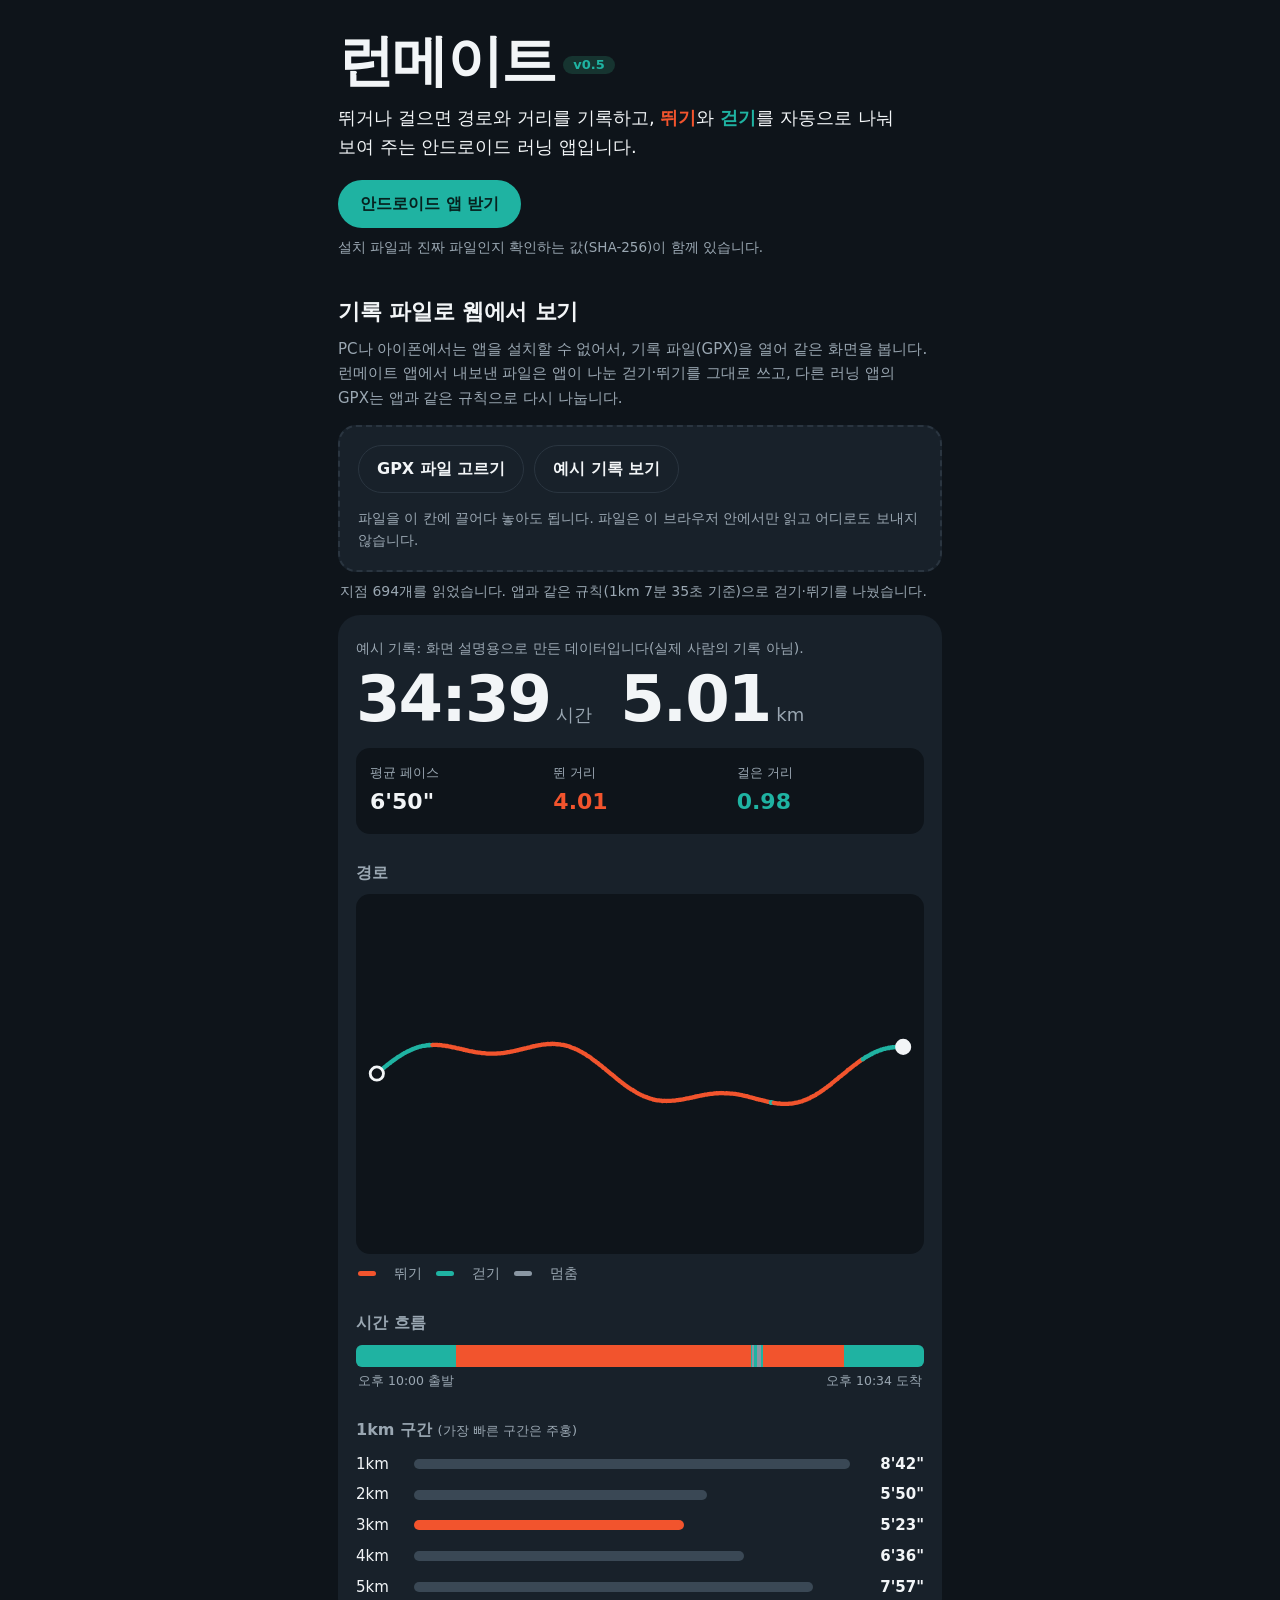
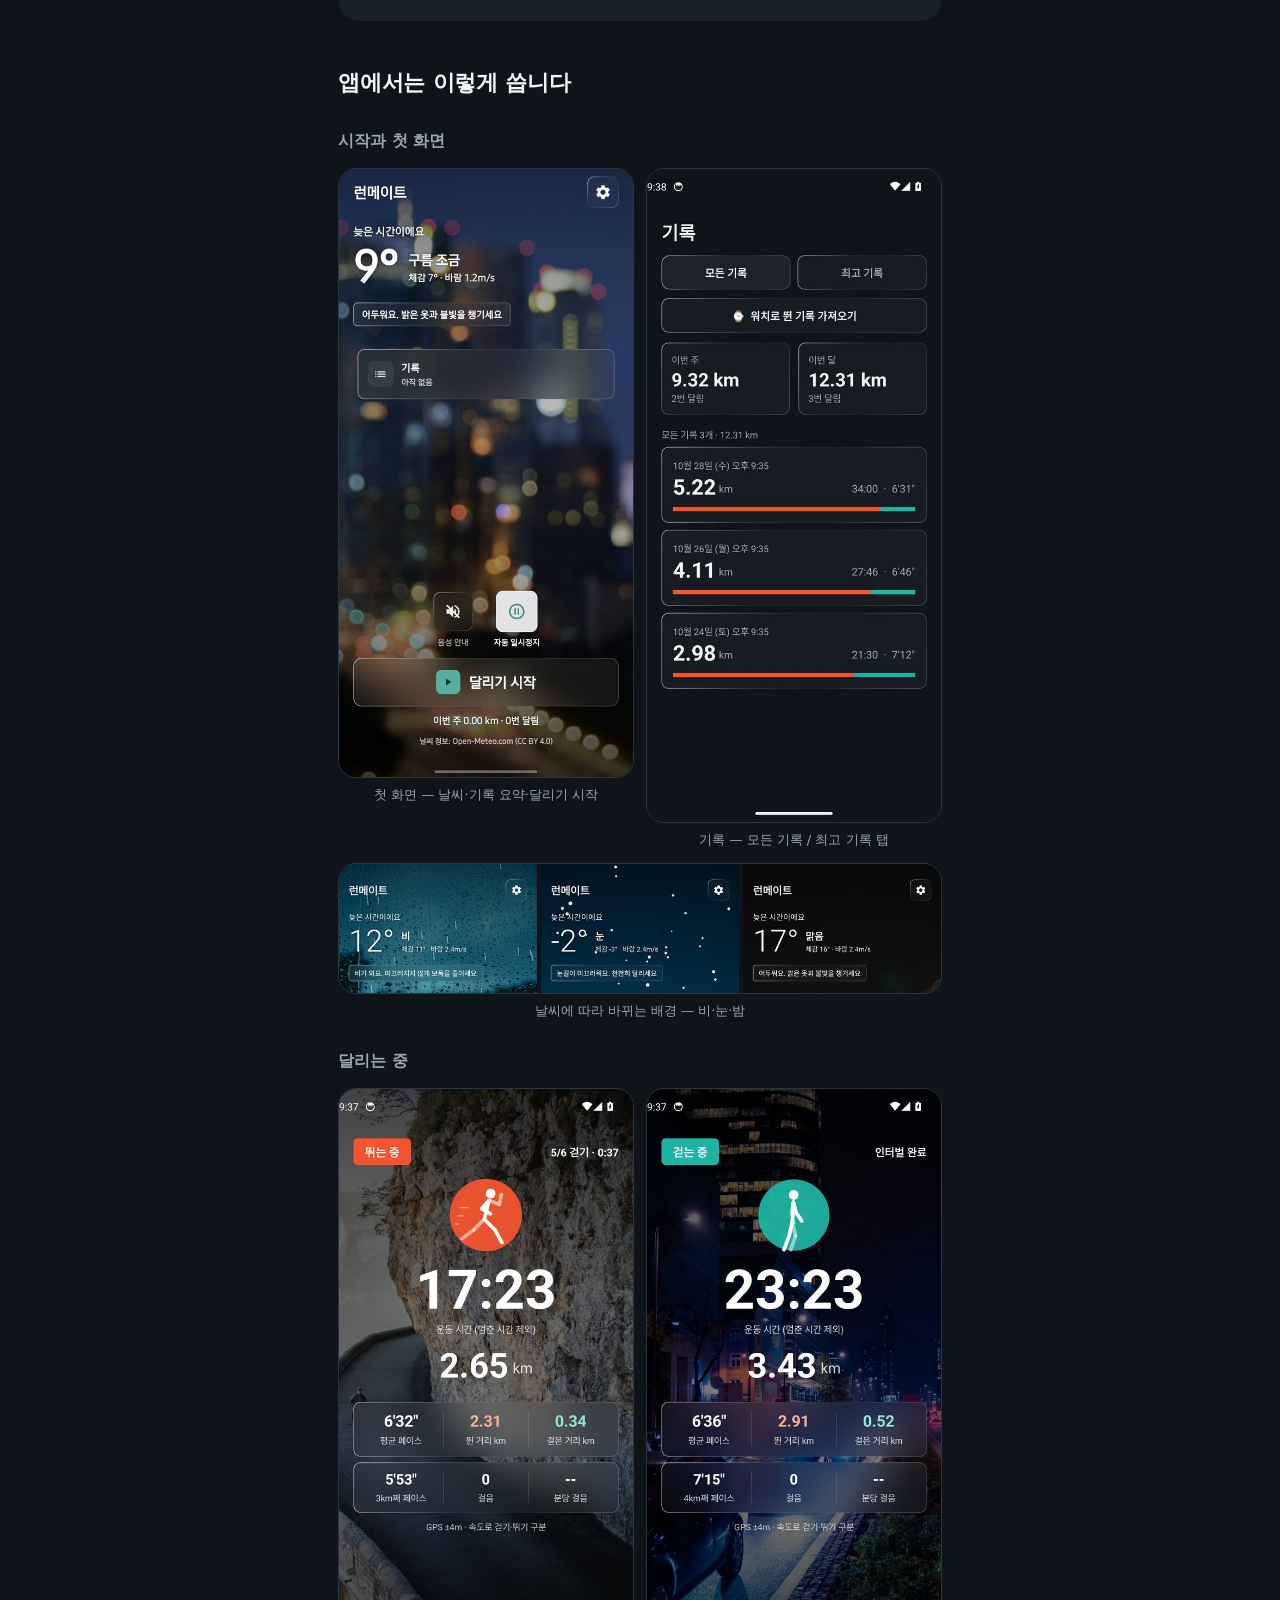
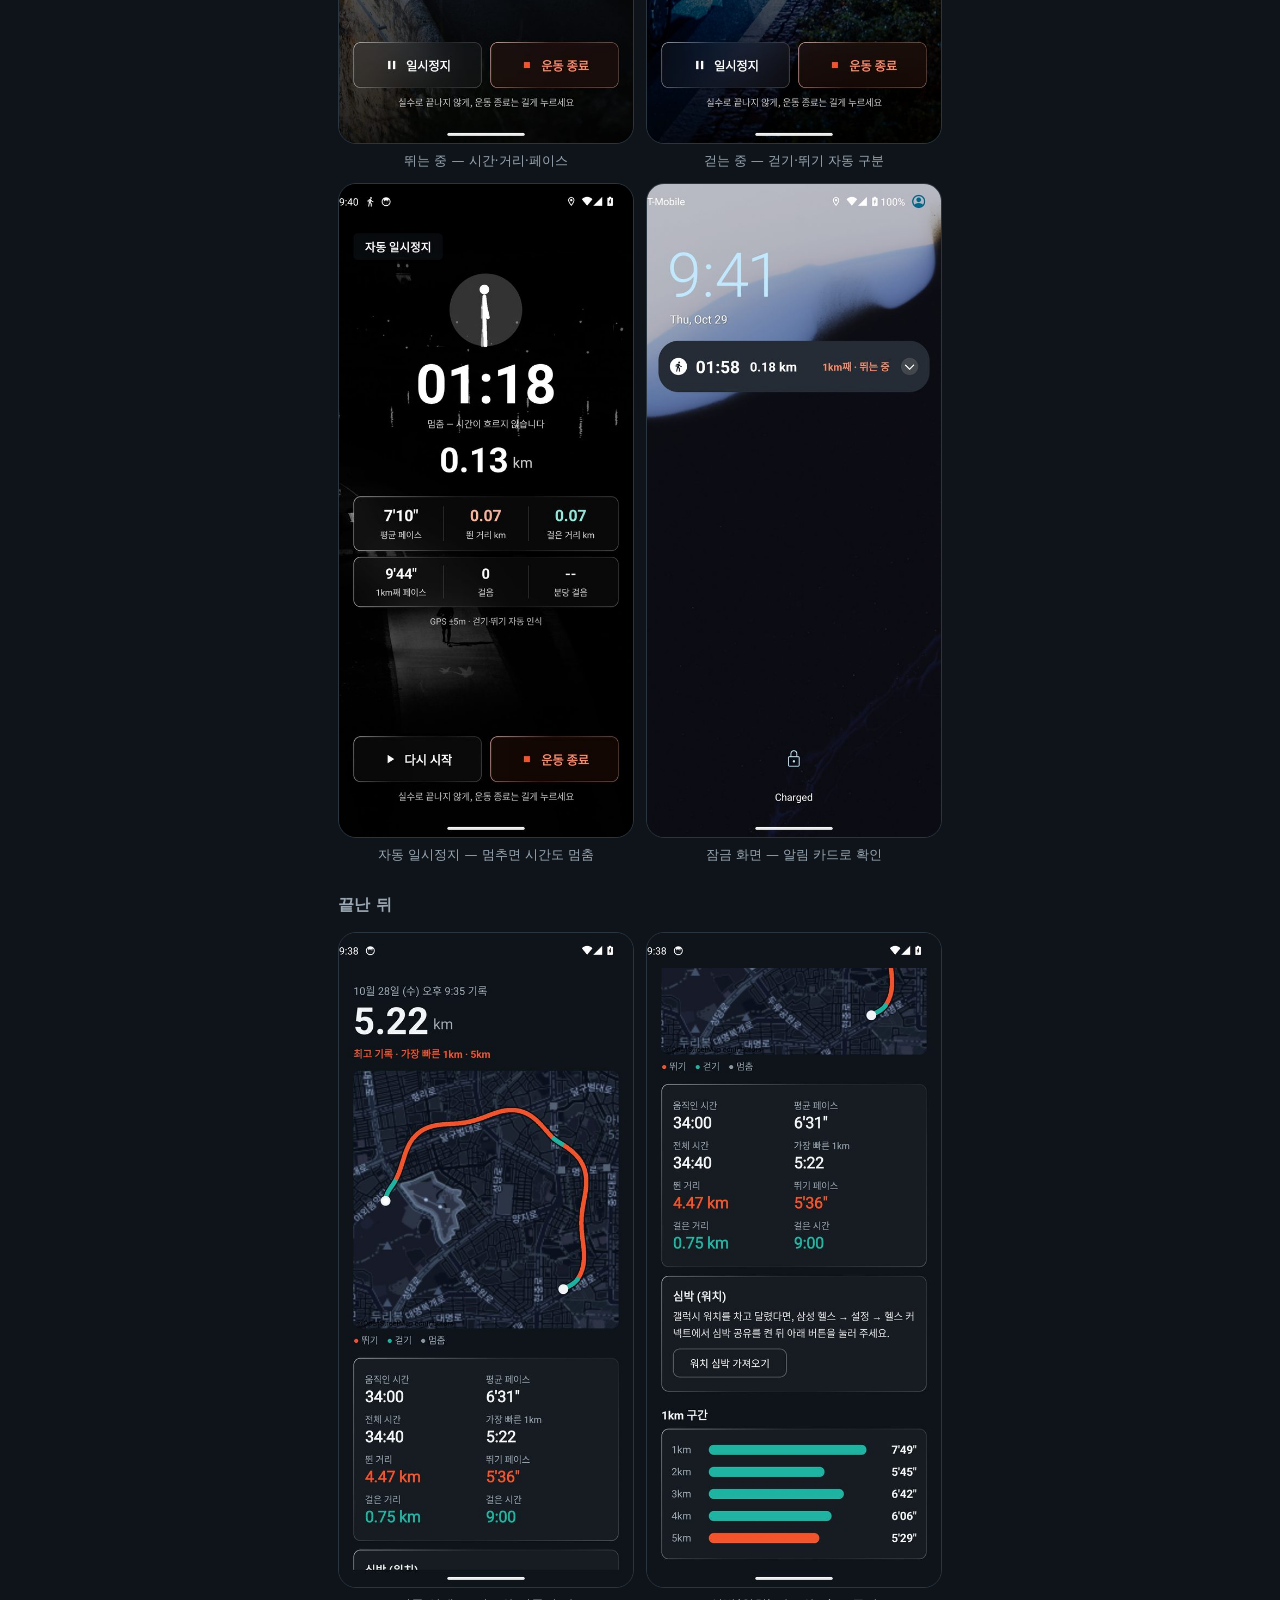
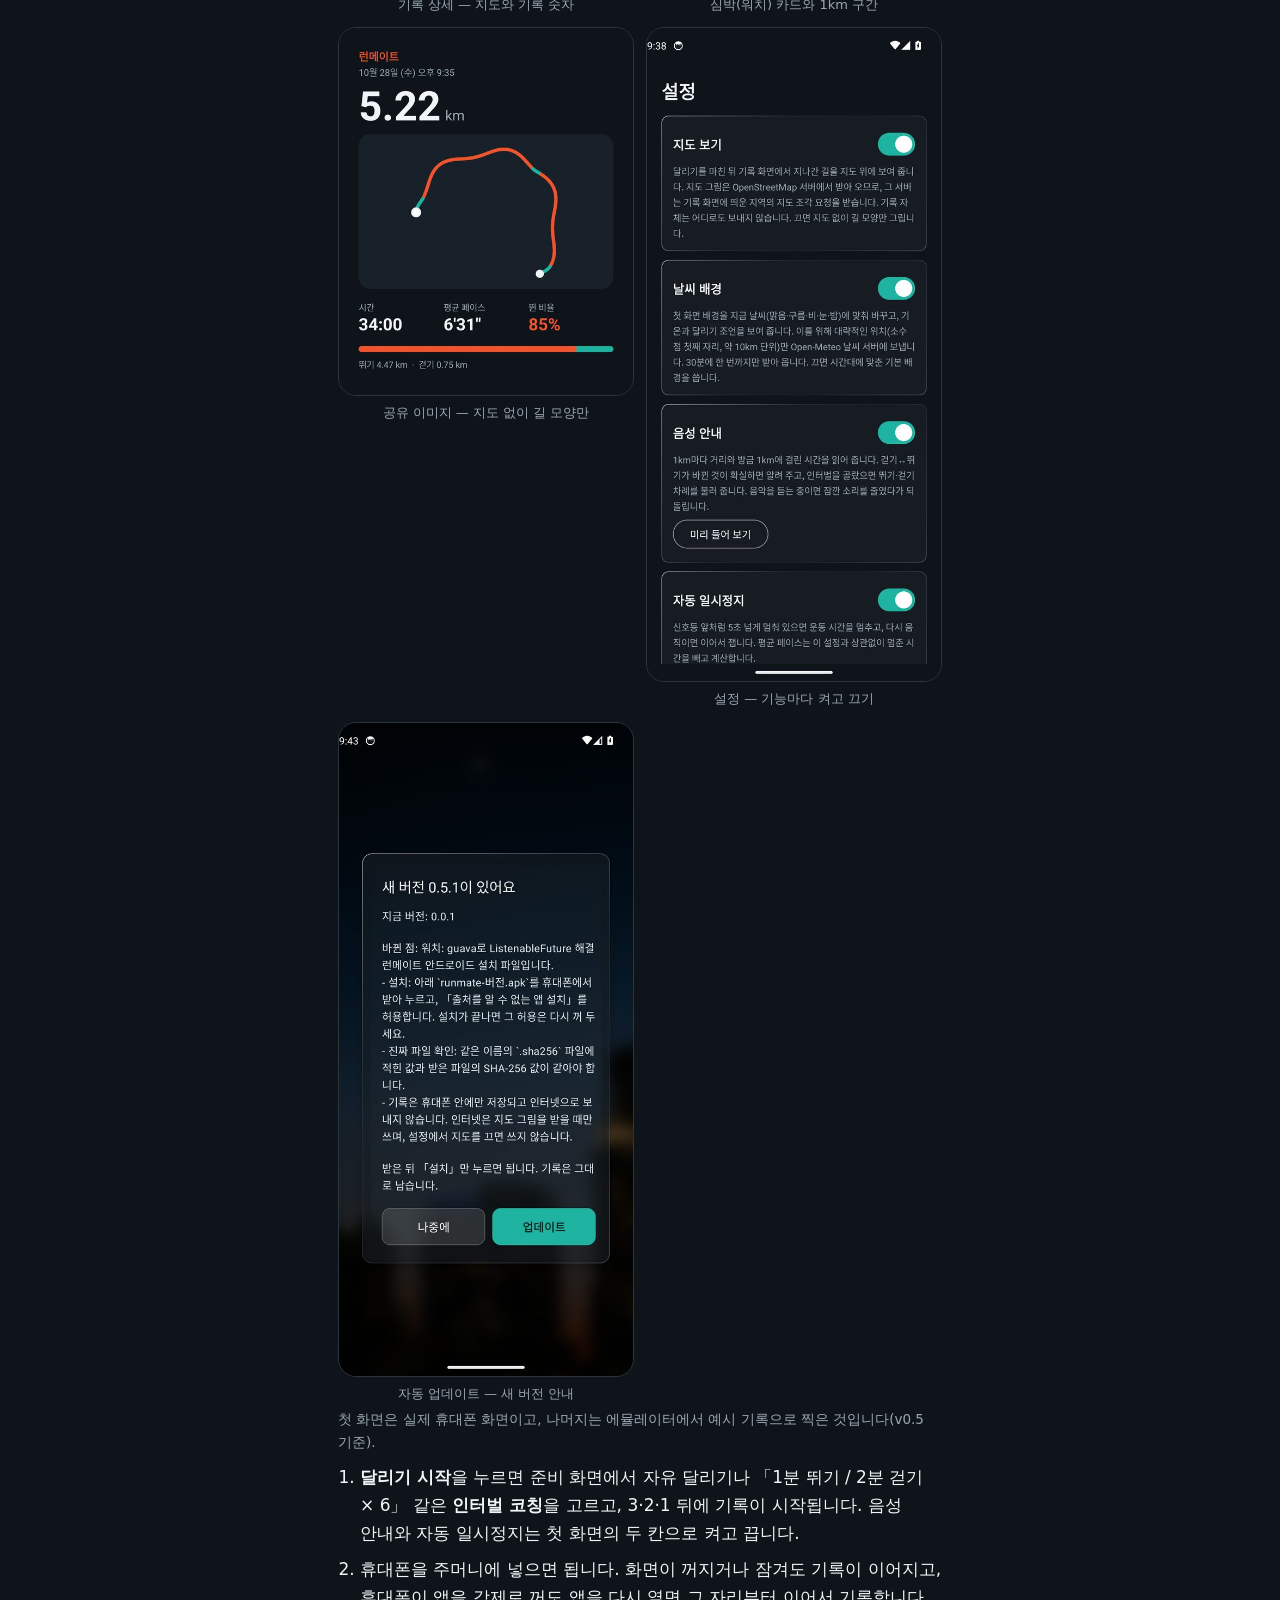
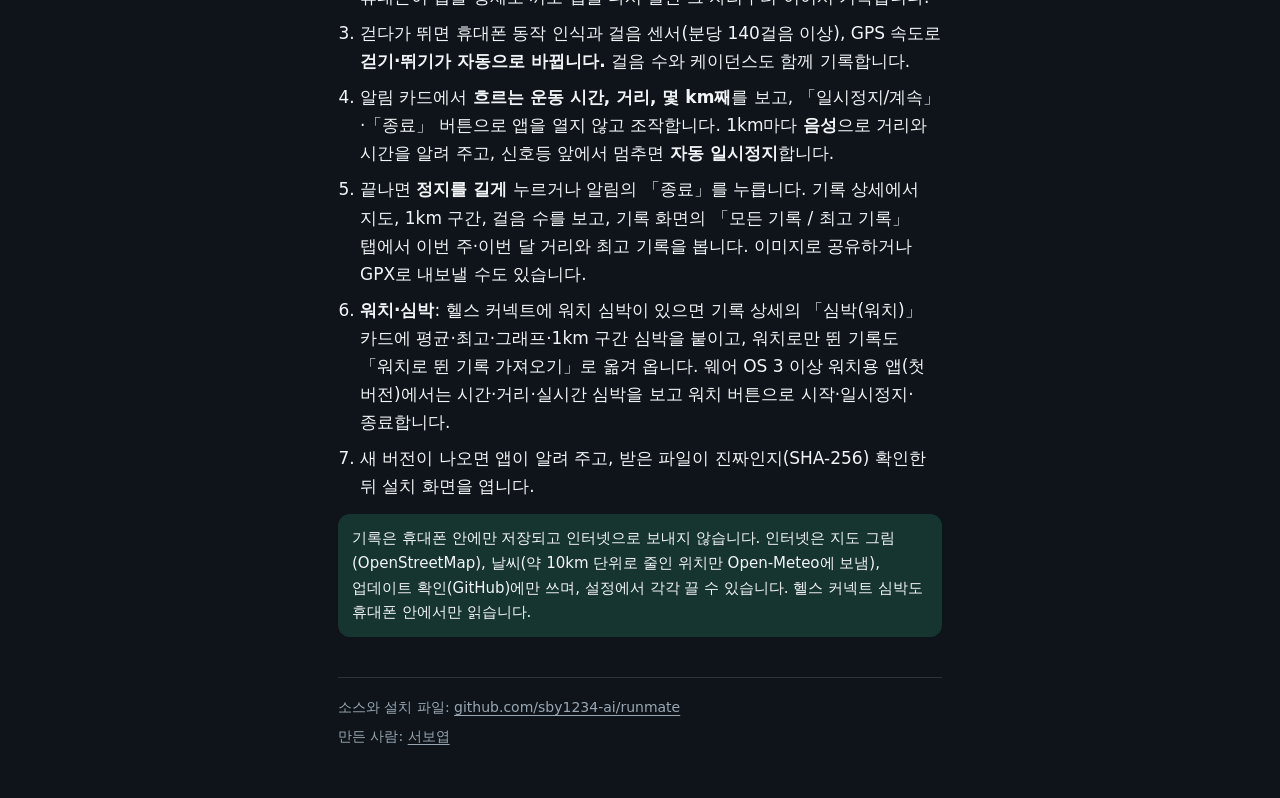
<file: web/index.html>
<!doctype html>
<html lang="ko">
<head>
<meta charset="utf-8">
<meta name="viewport" content="width=device-width, initial-scale=1, viewport-fit=cover">
<title>런메이트</title>
<meta name="description" content="뛰거나 걸으면 경로와 거리를 기록하고 걷기와 뛰기를 자동으로 나눠 보여 주는 안드로이드 러닝 앱, 런메이트의 웹 화면입니다.">
<meta name="theme-color" content="#0e141a">
<meta name="color-scheme" content="dark">
<link rel="stylesheet" href="style.css">
</head>
<body>
<div class="page">
  <header class="top">
    <h1>런메이트<span class="ver">v0.5</span></h1>
    <p class="lead">뛰거나 걸으면 경로와 거리를 기록하고, <span class="run-t">뛰기</span>와 <span class="walk-t">걷기</span>를 자동으로 나눠 보여 주는 안드로이드 러닝 앱입니다.</p>
    <div class="cta">
      <a class="btn" href="https://github.com/sby1234-ai/runmate/releases/latest">안드로이드 앱 받기</a>
      <span class="cta-note">설치 파일과 진짜 파일인지 확인하는 값(SHA-256)이 함께 있습니다.</span>
    </div>
  </header>

  <section class="open" aria-labelledby="open-h">
    <h2 id="open-h">기록 파일로 웹에서 보기</h2>
    <p class="sub">PC나 아이폰에서는 앱을 설치할 수 없어서, 기록 파일(GPX)을 열어 같은 화면을 봅니다. 런메이트 앱에서 내보낸 파일은 앱이 나눈 걷기·뛰기를 그대로 쓰고, 다른 러닝 앱의 GPX는 앱과 같은 규칙으로 다시 나눕니다.</p>
    <div class="drop" id="drop">
      <input type="file" id="file" accept=".gpx,application/gpx+xml,application/xml,text/xml">
      <label for="file" class="btn ghost">GPX 파일 고르기</label>
      <button type="button" id="btn-sample" class="btn ghost">예시 기록 보기</button>
      <p class="drop-note">파일을 이 칸에 끌어다 놓아도 됩니다. 파일은 이 브라우저 안에서만 읽고 어디로도 보내지 않습니다.</p>
    </div>
    <p class="status" id="status" role="status"></p>
  </section>

  <section class="result" id="result" aria-live="polite" hidden>
    <p class="rec-name" id="rec-name"></p>
    <div class="big">
      <div><span class="num" id="time">0:00</span><span class="unit">시간</span></div>
      <div><span class="num" id="dist">0.00</span><span class="unit">km</span></div>
    </div>
    <div class="trio">
      <div><span class="k">평균 페이스</span><span class="v" id="pace">--'--"</span></div>
      <div><span class="k">뛴 거리</span><span class="v run-t" id="run-d">0.00</span></div>
      <div><span class="k">걸은 거리</span><span class="v walk-t" id="walk-d">0.00</span></div>
    </div>

    <h3>경로</h3>
    <div class="route" id="route" role="img" aria-label="기록한 경로. 뛴 구간은 주홍, 걸은 구간은 청록, 멈춘 곳은 회색입니다."></div>
    <p class="legend"><span class="sw run"></span>뛰기 <span class="sw walk"></span>걷기 <span class="sw still"></span>멈춤</p>

    <h3>시간 흐름</h3>
    <div class="timeline" id="timeline" role="img" aria-label="시간 순서로 본 걷기·뛰기·멈춤"></div>
    <p class="tl-axis"><span id="tl-start"></span><span id="tl-end"></span></p>

    <h3>1km 구간 <span class="h-note">(가장 빠른 구간은 주홍)</span></h3>
    <ol class="splits" id="splits"></ol>
  </section>

  <section class="how" aria-labelledby="how-h">
    <h2 id="how-h">앱에서는 이렇게 씁니다</h2>
    <h3>시작과 첫 화면</h3>
    <div class="shots">
      <figure><img src="img/home.jpg" alt="첫 화면: 날씨에 맞춘 사진 배경, 기록 카드, 음성 안내·자동 일시정지 토글, 달리기 시작 버튼" loading="lazy" width="540" height="1117"><figcaption>첫 화면 — 날씨·기록 요약·달리기 시작</figcaption></figure>
      <figure><img src="img/runs.jpg" alt="기록 화면: 모든 기록·최고 기록 탭, 이번 주·이번 달 거리, 워치로 뛴 기록 가져오기 버튼" loading="lazy" width="540" height="1200"><figcaption>기록 — 모든 기록 / 최고 기록 탭</figcaption></figure>
      <figure class="wide"><img src="img/weather.jpg" alt="비·눈·밤일 때의 첫 화면 배경과 날씨 안내 문구" loading="lazy" width="1096" height="236"><figcaption>날씨에 따라 바뀌는 배경 — 비·눈·밤</figcaption></figure>
    </div>

    <h3>달리는 중</h3>
    <div class="shots">
      <figure><img src="img/run.jpg" alt="달리는 중 화면: 운동 시간, 거리, 평균 페이스, 뛴 거리·걸은 거리, 구간 페이스" loading="lazy" width="540" height="1200"><figcaption>뛰는 중 — 시간·거리·페이스</figcaption></figure>
      <figure><img src="img/walk.jpg" alt="걷는 중 화면: 걷기 표시와 걷는 러너, 운동 시간·거리" loading="lazy" width="540" height="1200"><figcaption>걷는 중 — 걷기·뛰기 자동 구분</figcaption></figure>
      <figure><img src="img/autopause.jpg" alt="자동 일시정지 화면: 멈춰 서면 운동 시간이 멈춤" loading="lazy" width="540" height="1200"><figcaption>자동 일시정지 — 멈추면 시간도 멈춤</figcaption></figure>
      <figure><img src="img/lock.jpg" alt="잠금 화면 알림 카드: 운동 시간, 거리, 몇 km째와 걷기·뛰기 상태" loading="lazy" width="540" height="1200"><figcaption>잠금 화면 — 알림 카드로 확인</figcaption></figure>
    </div>

    <h3>끝난 뒤</h3>
    <div class="shots">
      <figure><img src="img/detail.jpg" alt="기록 상세: 어두운 지도 위 뛰기·걷기 색으로 나뉜 경로와 기록 숫자" loading="lazy" width="540" height="1200"><figcaption>기록 상세 — 지도와 기록 숫자</figcaption></figure>
      <figure><img src="img/heart.jpg" alt="기록 상세 아래쪽: 심박(워치) 카드와 1km 구간 막대" loading="lazy" width="540" height="1200"><figcaption>심박(워치) 카드와 1km 구간</figcaption></figure>
      <figure><img src="img/share.jpg" alt="공유 이미지: 거리, 길 모양, 시간·평균 페이스·뛴 비율" loading="lazy" width="540" height="675"><figcaption>공유 이미지 — 지도 없이 길 모양만</figcaption></figure>
      <figure><img src="img/settings.jpg" alt="설정 화면: 지도 보기, 날씨 배경, 음성 안내, 자동 일시정지 켜고 끄기" loading="lazy" width="540" height="1200"><figcaption>설정 — 기능마다 켜고 끄기</figcaption></figure>
      <figure><img src="img/update.jpg" alt="새 버전 안내 대화상자: 바뀐 점과 설치 방법, 업데이트 버튼" loading="lazy" width="540" height="1200"><figcaption>자동 업데이트 — 새 버전 안내</figcaption></figure>
    </div>
    <p class="drop-note">첫 화면은 실제 휴대폰 화면이고, 나머지는 에뮬레이터에서 예시 기록으로 찍은 것입니다(v0.5 기준).</p>
    <ol class="steps">
      <li><b>달리기 시작</b>을 누르면 준비 화면에서 자유 달리기나 「1분 뛰기 / 2분 걷기 × 6」 같은 <b>인터벌 코칭</b>을 고르고, 3·2·1 뒤에 기록이 시작됩니다. 음성 안내와 자동 일시정지는 첫 화면의 두 칸으로 켜고 끕니다.</li>
      <li>휴대폰을 주머니에 넣으면 됩니다. 화면이 꺼지거나 잠겨도 기록이 이어지고, 휴대폰이 앱을 강제로 꺼도 앱을 다시 열면 그 자리부터 이어서 기록합니다.</li>
      <li>걷다가 뛰면 휴대폰 동작 인식과 걸음 센서(분당 140걸음 이상), GPS 속도로 <b>걷기·뛰기가 자동으로 바뀝니다.</b> 걸음 수와 케이던스도 함께 기록합니다.</li>
      <li>알림 카드에서 <b>흐르는 운동 시간, 거리, 몇 km째</b>를 보고, 「일시정지/계속」·「종료」 버튼으로 앱을 열지 않고 조작합니다. 1km마다 <b>음성</b>으로 거리와 시간을 알려 주고, 신호등 앞에서 멈추면 <b>자동 일시정지</b>합니다.</li>
      <li>끝나면 <b>정지를 길게</b> 누르거나 알림의 「종료」를 누릅니다. 기록 상세에서 지도, 1km 구간, 걸음 수를 보고, 기록 화면의 「모든 기록 / 최고 기록」 탭에서 이번 주·이번 달 거리와 최고 기록을 봅니다. 이미지로 공유하거나 GPX로 내보낼 수도 있습니다.</li>
      <li><b>워치·심박</b>: 헬스 커넥트에 워치 심박이 있으면 기록 상세의 「심박(워치)」 카드에 평균·최고·그래프·1km 구간 심박을 붙이고, 워치로만 뛴 기록도 「워치로 뛴 기록 가져오기」로 옮겨 옵니다. 웨어 OS 3 이상 워치용 앱(첫 버전)에서는 시간·거리·실시간 심박을 보고 워치 버튼으로 시작·일시정지·종료합니다.</li>
      <li>새 버전이 나오면 앱이 알려 주고, 받은 파일이 진짜인지(SHA-256) 확인한 뒤 설치 화면을 엽니다.</li>
    </ol>
    <p class="privacy">기록은 휴대폰 안에만 저장되고 인터넷으로 보내지 않습니다. 인터넷은 지도 그림(OpenStreetMap), 날씨(약 10km 단위로 줄인 위치만 Open-Meteo에 보냄), 업데이트 확인(GitHub)에만 쓰며, 설정에서 각각 끌 수 있습니다. 헬스 커넥트 심박도 휴대폰 안에서만 읽습니다.</p>
  </section>

  <footer class="foot">
    <p>소스와 설치 파일: <a href="https://github.com/sby1234-ai/runmate">github.com/sby1234-ai/runmate</a></p>
    <p>만든 사람: <a href="https://sby1234-ai.github.io/myprofile/">서보엽</a></p>
  </footer>
</div>
<script src="logic.js" defer></script>
<script src="app.js" defer></script>
</body>
</html>
</file>
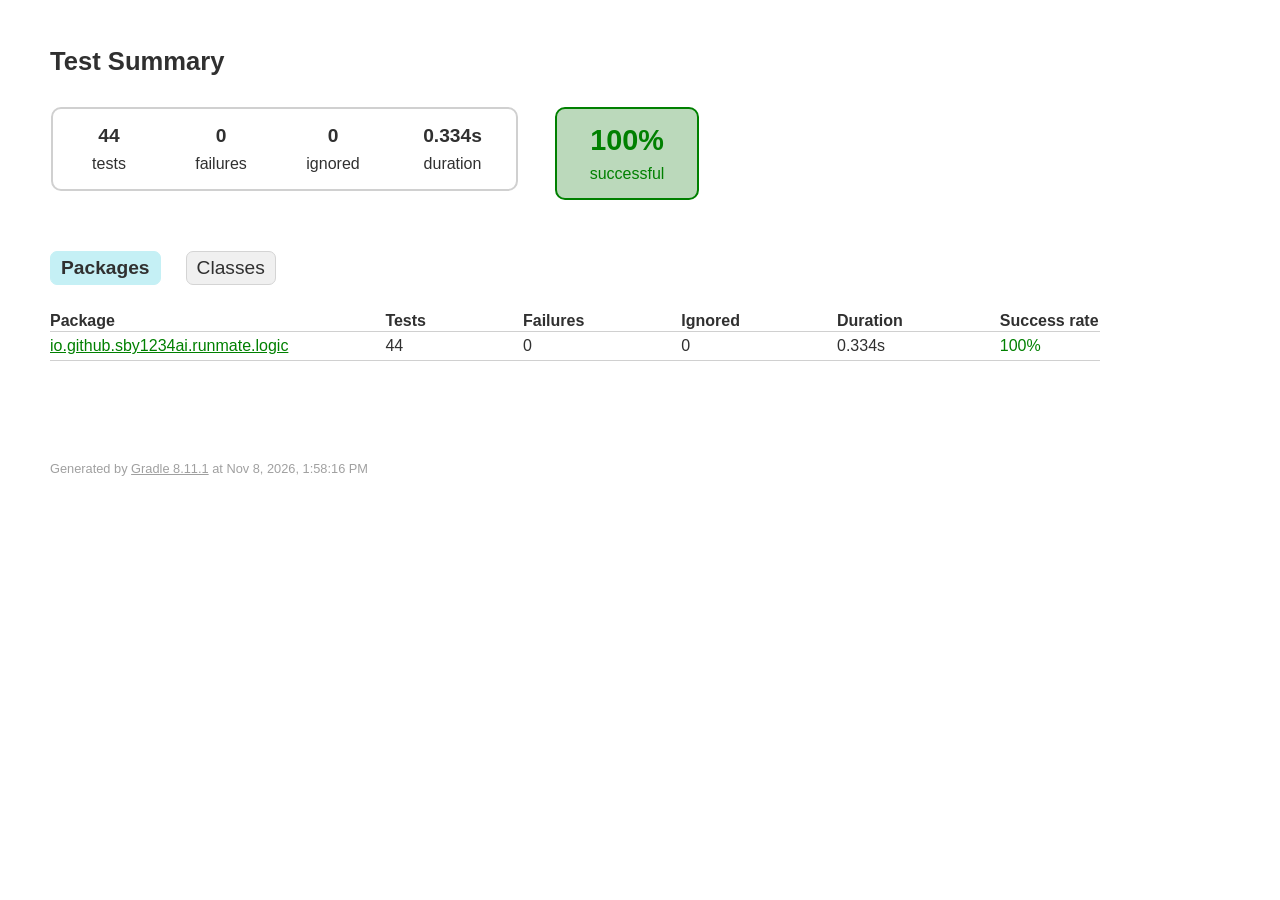
<file: tests/testDebugUnitTest/index.html>
<!DOCTYPE html>
<html>
<head>
<meta http-equiv="Content-Type" content="text/html; charset=utf-8"/>
<meta http-equiv="x-ua-compatible" content="IE=edge"/>
<title>Test results - Test Summary</title>
<link href="css/base-style.css" rel="stylesheet" type="text/css"/>
<link href="css/style.css" rel="stylesheet" type="text/css"/>
<script src="js/report.js" type="text/javascript"></script>
</head>
<body>
<div id="content">
<h1>Test Summary</h1>
<div id="summary">
<table>
<tr>
<td>
<div class="summaryGroup">
<table>
<tr>
<td>
<div class="infoBox" id="tests">
<div class="counter">44</div>
<p>tests</p>
</div>
</td>
<td>
<div class="infoBox" id="failures">
<div class="counter">0</div>
<p>failures</p>
</div>
</td>
<td>
<div class="infoBox" id="ignored">
<div class="counter">0</div>
<p>ignored</p>
</div>
</td>
<td>
<div class="infoBox" id="duration">
<div class="counter">0.334s</div>
<p>duration</p>
</div>
</td>
</tr>
</table>
</div>
</td>
<td>
<div class="infoBox success" id="successRate">
<div class="percent">100%</div>
<p>successful</p>
</div>
</td>
</tr>
</table>
</div>
<div id="tabs">
<ul class="tabLinks">
<li>
<a href="#tab0">Packages</a>
</li>
<li>
<a href="#tab1">Classes</a>
</li>
</ul>
<div id="tab0" class="tab">
<h2>Packages</h2>
<table>
<thead>
<tr>
<th>Package</th>
<th>Tests</th>
<th>Failures</th>
<th>Ignored</th>
<th>Duration</th>
<th>Success rate</th>
</tr>
</thead>
<tbody>
<tr>
<td class="success">
<a href="packages/io.github.sby1234ai.runmate.logic.html">io.github.sby1234ai.runmate.logic</a>
</td>
<td>44</td>
<td>0</td>
<td>0</td>
<td>0.334s</td>
<td class="success">100%</td>
</tr>
</tbody>
</table>
</div>
<div id="tab1" class="tab">
<h2>Classes</h2>
<table>
<thead>
<tr>
<th>Class</th>
<th>Tests</th>
<th>Failures</th>
<th>Ignored</th>
<th>Duration</th>
<th>Success rate</th>
</tr>
</thead>
<tbody>
<tr>
<td class="success">
<a href="classes/io.github.sby1234ai.runmate.logic.CheckpointTest.html">io.github.sby1234ai.runmate.logic.CheckpointTest</a>
</td>
<td>2</td>
<td>0</td>
<td>0</td>
<td>0.052s</td>
<td class="success">100%</td>
</tr>
<tr>
<td class="success">
<a href="classes/io.github.sby1234ai.runmate.logic.CoachingTest.html">io.github.sby1234ai.runmate.logic.CoachingTest</a>
</td>
<td>9</td>
<td>0</td>
<td>0</td>
<td>0.081s</td>
<td class="success">100%</td>
</tr>
<tr>
<td class="success">
<a href="classes/io.github.sby1234ai.runmate.logic.FormatTest.html">io.github.sby1234ai.runmate.logic.FormatTest</a>
</td>
<td>1</td>
<td>0</td>
<td>0</td>
<td>0.040s</td>
<td class="success">100%</td>
</tr>
<tr>
<td class="success">
<a href="classes/io.github.sby1234ai.runmate.logic.GpxTest.html">io.github.sby1234ai.runmate.logic.GpxTest</a>
</td>
<td>1</td>
<td>0</td>
<td>0</td>
<td>0.007s</td>
<td class="success">100%</td>
</tr>
<tr>
<td class="success">
<a href="classes/io.github.sby1234ai.runmate.logic.MotionClassifierTest.html">io.github.sby1234ai.runmate.logic.MotionClassifierTest</a>
</td>
<td>5</td>
<td>0</td>
<td>0</td>
<td>0.023s</td>
<td class="success">100%</td>
</tr>
<tr>
<td class="success">
<a href="classes/io.github.sby1234ai.runmate.logic.PauseBreakTest.html">io.github.sby1234ai.runmate.logic.PauseBreakTest</a>
</td>
<td>3</td>
<td>0</td>
<td>0</td>
<td>0.004s</td>
<td class="success">100%</td>
</tr>
<tr>
<td class="success">
<a href="classes/io.github.sby1234ai.runmate.logic.PauseScenarioTest.html">io.github.sby1234ai.runmate.logic.PauseScenarioTest</a>
</td>
<td>6</td>
<td>0</td>
<td>0</td>
<td>0.071s</td>
<td class="success">100%</td>
</tr>
<tr>
<td class="success">
<a href="classes/io.github.sby1234ai.runmate.logic.RunStatsTest.html">io.github.sby1234ai.runmate.logic.RunStatsTest</a>
</td>
<td>4</td>
<td>0</td>
<td>0</td>
<td>0.004s</td>
<td class="success">100%</td>
</tr>
<tr>
<td class="success">
<a href="classes/io.github.sby1234ai.runmate.logic.SmootherTest.html">io.github.sby1234ai.runmate.logic.SmootherTest</a>
</td>
<td>2</td>
<td>0</td>
<td>0</td>
<td>0.018s</td>
<td class="success">100%</td>
</tr>
<tr>
<td class="success">
<a href="classes/io.github.sby1234ai.runmate.logic.StepsTest.html">io.github.sby1234ai.runmate.logic.StepsTest</a>
</td>
<td>5</td>
<td>0</td>
<td>0</td>
<td>0.004s</td>
<td class="success">100%</td>
</tr>
<tr>
<td class="success">
<a href="classes/io.github.sby1234ai.runmate.logic.UpdateTest.html">io.github.sby1234ai.runmate.logic.UpdateTest</a>
</td>
<td>2</td>
<td>0</td>
<td>0</td>
<td>0.024s</td>
<td class="success">100%</td>
</tr>
<tr>
<td class="success">
<a href="classes/io.github.sby1234ai.runmate.logic.WeatherTest.html">io.github.sby1234ai.runmate.logic.WeatherTest</a>
</td>
<td>4</td>
<td>0</td>
<td>0</td>
<td>0.006s</td>
<td class="success">100%</td>
</tr>
</tbody>
</table>
</div>
</div>
<div id="footer">
<p>
<div>
<label class="hidden" id="label-for-line-wrapping-toggle" for="line-wrapping-toggle">Wrap lines
<input id="line-wrapping-toggle" type="checkbox" autocomplete="off"/>
</label>
</div>Generated by 
<a href="http://www.gradle.org">Gradle 8.11.1</a> at Nov 8, 2026, 1:58:16 PM</p>
</div>
</div>
</body>
</html>
</file>
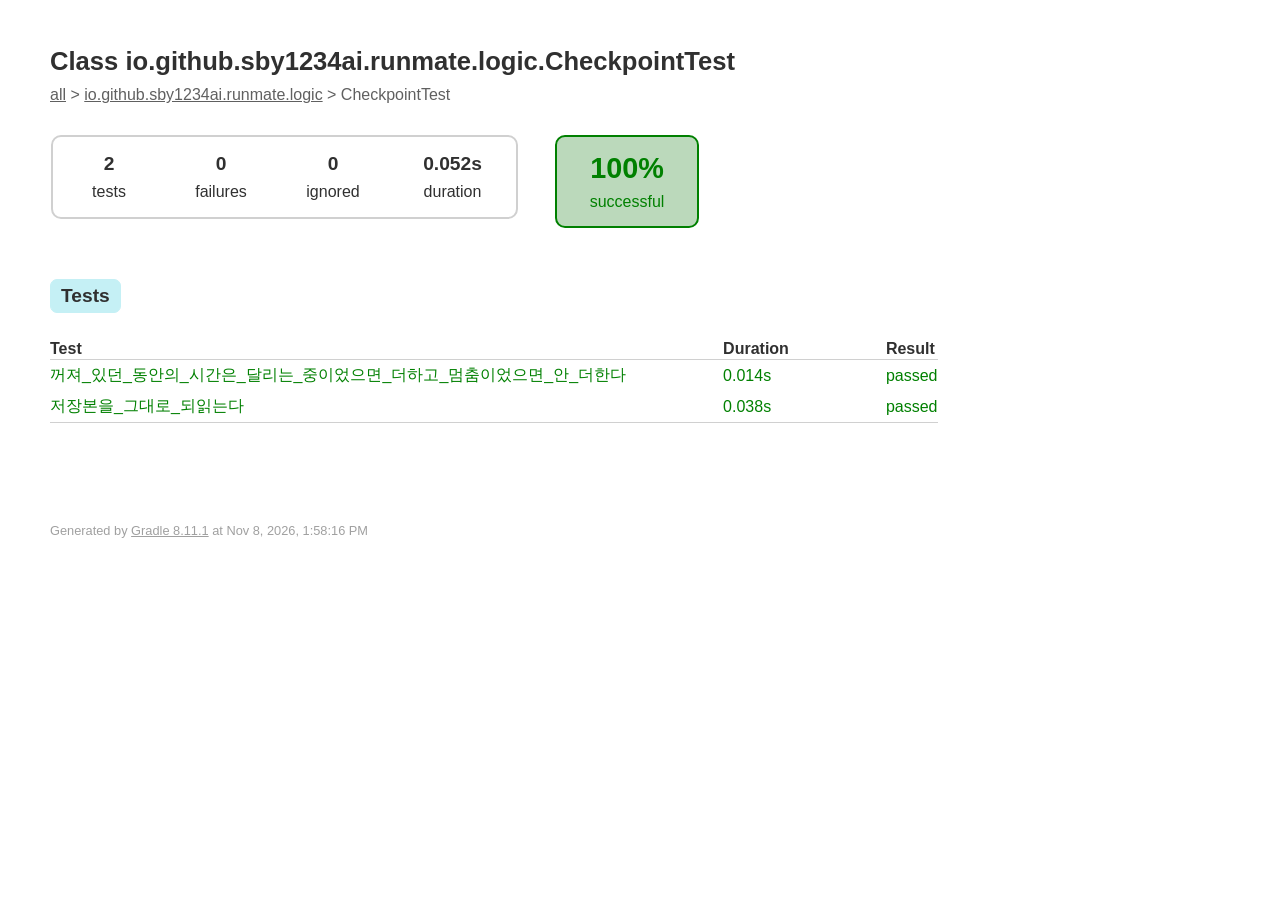
<file: tests/testDebugUnitTest/classes/io.github.sby1234ai.runmate.logic.CheckpointTest.html>
<!DOCTYPE html>
<html>
<head>
<meta http-equiv="Content-Type" content="text/html; charset=utf-8"/>
<meta http-equiv="x-ua-compatible" content="IE=edge"/>
<title>Test results - Class io.github.sby1234ai.runmate.logic.CheckpointTest</title>
<link href="../css/base-style.css" rel="stylesheet" type="text/css"/>
<link href="../css/style.css" rel="stylesheet" type="text/css"/>
<script src="../js/report.js" type="text/javascript"></script>
</head>
<body>
<div id="content">
<h1>Class io.github.sby1234ai.runmate.logic.CheckpointTest</h1>
<div class="breadcrumbs">
<a href="../index.html">all</a> &gt; 
<a href="../packages/io.github.sby1234ai.runmate.logic.html">io.github.sby1234ai.runmate.logic</a> &gt; CheckpointTest</div>
<div id="summary">
<table>
<tr>
<td>
<div class="summaryGroup">
<table>
<tr>
<td>
<div class="infoBox" id="tests">
<div class="counter">2</div>
<p>tests</p>
</div>
</td>
<td>
<div class="infoBox" id="failures">
<div class="counter">0</div>
<p>failures</p>
</div>
</td>
<td>
<div class="infoBox" id="ignored">
<div class="counter">0</div>
<p>ignored</p>
</div>
</td>
<td>
<div class="infoBox" id="duration">
<div class="counter">0.052s</div>
<p>duration</p>
</div>
</td>
</tr>
</table>
</div>
</td>
<td>
<div class="infoBox success" id="successRate">
<div class="percent">100%</div>
<p>successful</p>
</div>
</td>
</tr>
</table>
</div>
<div id="tabs">
<ul class="tabLinks">
<li>
<a href="#tab0">Tests</a>
</li>
</ul>
<div id="tab0" class="tab">
<h2>Tests</h2>
<table>
<thead>
<tr>
<th>Test</th>
<th>Duration</th>
<th>Result</th>
</tr>
</thead>
<tr>
<td class="success">꺼져_있던_동안의_시간은_달리는_중이었으면_더하고_멈춤이었으면_안_더한다</td>
<td class="success">0.014s</td>
<td class="success">passed</td>
</tr>
<tr>
<td class="success">저장본을_그대로_되읽는다</td>
<td class="success">0.038s</td>
<td class="success">passed</td>
</tr>
</table>
</div>
</div>
<div id="footer">
<p>
<div>
<label class="hidden" id="label-for-line-wrapping-toggle" for="line-wrapping-toggle">Wrap lines
<input id="line-wrapping-toggle" type="checkbox" autocomplete="off"/>
</label>
</div>Generated by 
<a href="http://www.gradle.org">Gradle 8.11.1</a> at Nov 8, 2026, 1:58:16 PM</p>
</div>
</div>
</body>
</html>
</file>
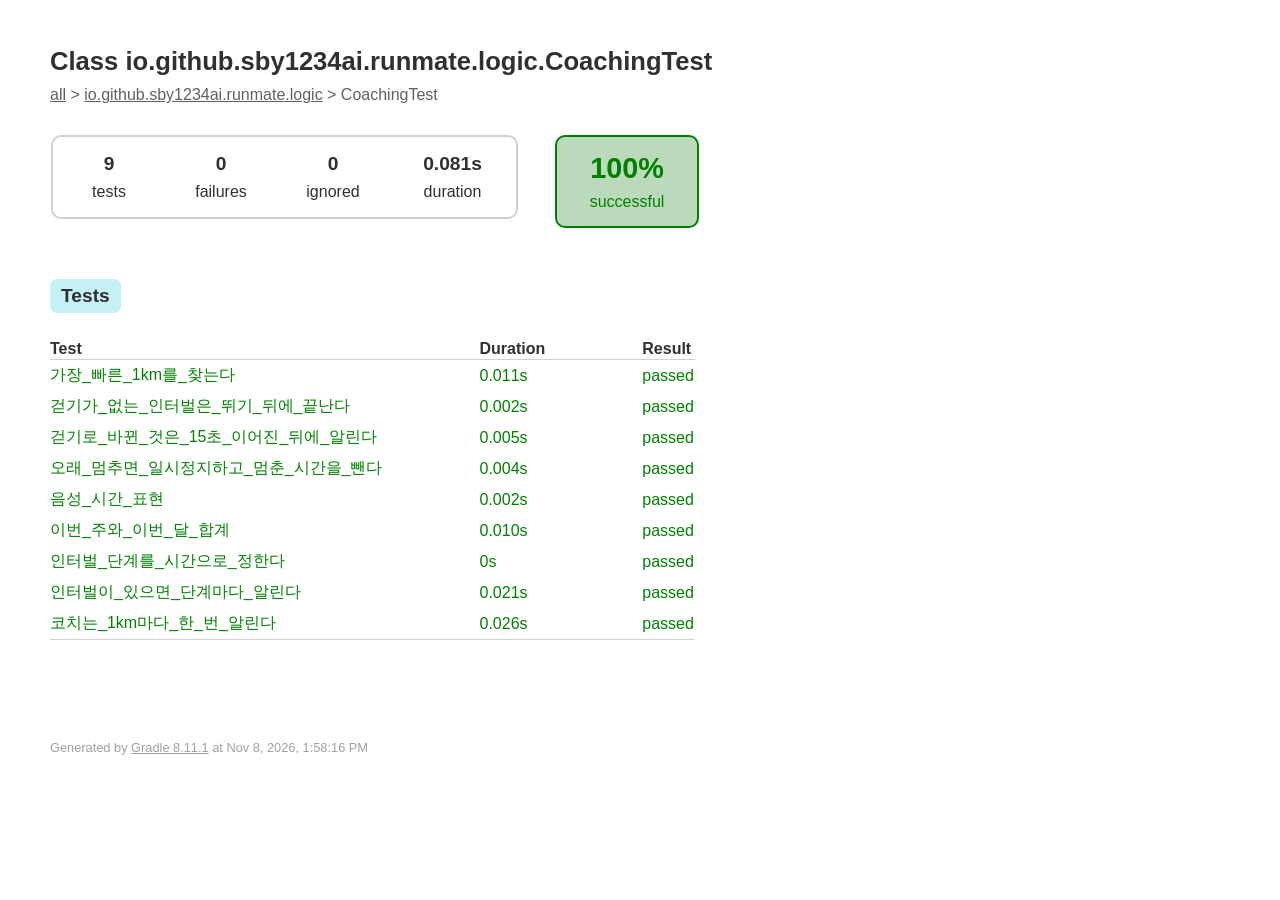
<file: tests/testDebugUnitTest/classes/io.github.sby1234ai.runmate.logic.CoachingTest.html>
<!DOCTYPE html>
<html>
<head>
<meta http-equiv="Content-Type" content="text/html; charset=utf-8"/>
<meta http-equiv="x-ua-compatible" content="IE=edge"/>
<title>Test results - Class io.github.sby1234ai.runmate.logic.CoachingTest</title>
<link href="../css/base-style.css" rel="stylesheet" type="text/css"/>
<link href="../css/style.css" rel="stylesheet" type="text/css"/>
<script src="../js/report.js" type="text/javascript"></script>
</head>
<body>
<div id="content">
<h1>Class io.github.sby1234ai.runmate.logic.CoachingTest</h1>
<div class="breadcrumbs">
<a href="../index.html">all</a> &gt; 
<a href="../packages/io.github.sby1234ai.runmate.logic.html">io.github.sby1234ai.runmate.logic</a> &gt; CoachingTest</div>
<div id="summary">
<table>
<tr>
<td>
<div class="summaryGroup">
<table>
<tr>
<td>
<div class="infoBox" id="tests">
<div class="counter">9</div>
<p>tests</p>
</div>
</td>
<td>
<div class="infoBox" id="failures">
<div class="counter">0</div>
<p>failures</p>
</div>
</td>
<td>
<div class="infoBox" id="ignored">
<div class="counter">0</div>
<p>ignored</p>
</div>
</td>
<td>
<div class="infoBox" id="duration">
<div class="counter">0.081s</div>
<p>duration</p>
</div>
</td>
</tr>
</table>
</div>
</td>
<td>
<div class="infoBox success" id="successRate">
<div class="percent">100%</div>
<p>successful</p>
</div>
</td>
</tr>
</table>
</div>
<div id="tabs">
<ul class="tabLinks">
<li>
<a href="#tab0">Tests</a>
</li>
</ul>
<div id="tab0" class="tab">
<h2>Tests</h2>
<table>
<thead>
<tr>
<th>Test</th>
<th>Duration</th>
<th>Result</th>
</tr>
</thead>
<tr>
<td class="success">가장_빠른_1km를_찾는다</td>
<td class="success">0.011s</td>
<td class="success">passed</td>
</tr>
<tr>
<td class="success">걷기가_없는_인터벌은_뛰기_뒤에_끝난다</td>
<td class="success">0.002s</td>
<td class="success">passed</td>
</tr>
<tr>
<td class="success">걷기로_바뀐_것은_15초_이어진_뒤에_알린다</td>
<td class="success">0.005s</td>
<td class="success">passed</td>
</tr>
<tr>
<td class="success">오래_멈추면_일시정지하고_멈춘_시간을_뺀다</td>
<td class="success">0.004s</td>
<td class="success">passed</td>
</tr>
<tr>
<td class="success">음성_시간_표현</td>
<td class="success">0.002s</td>
<td class="success">passed</td>
</tr>
<tr>
<td class="success">이번_주와_이번_달_합계</td>
<td class="success">0.010s</td>
<td class="success">passed</td>
</tr>
<tr>
<td class="success">인터벌_단계를_시간으로_정한다</td>
<td class="success">0s</td>
<td class="success">passed</td>
</tr>
<tr>
<td class="success">인터벌이_있으면_단계마다_알린다</td>
<td class="success">0.021s</td>
<td class="success">passed</td>
</tr>
<tr>
<td class="success">코치는_1km마다_한_번_알린다</td>
<td class="success">0.026s</td>
<td class="success">passed</td>
</tr>
</table>
</div>
</div>
<div id="footer">
<p>
<div>
<label class="hidden" id="label-for-line-wrapping-toggle" for="line-wrapping-toggle">Wrap lines
<input id="line-wrapping-toggle" type="checkbox" autocomplete="off"/>
</label>
</div>Generated by 
<a href="http://www.gradle.org">Gradle 8.11.1</a> at Nov 8, 2026, 1:58:16 PM</p>
</div>
</div>
</body>
</html>
</file>
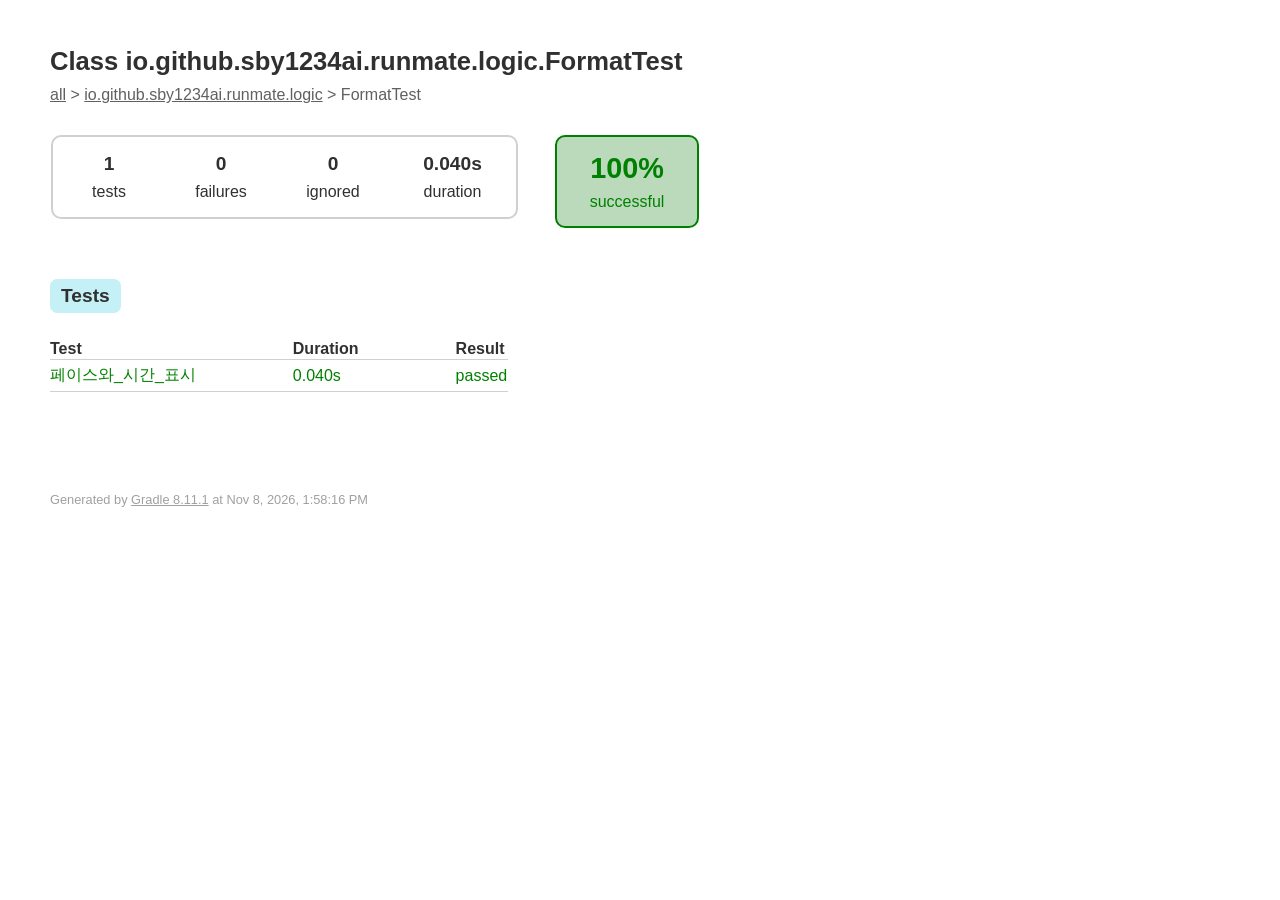
<file: tests/testDebugUnitTest/classes/io.github.sby1234ai.runmate.logic.FormatTest.html>
<!DOCTYPE html>
<html>
<head>
<meta http-equiv="Content-Type" content="text/html; charset=utf-8"/>
<meta http-equiv="x-ua-compatible" content="IE=edge"/>
<title>Test results - Class io.github.sby1234ai.runmate.logic.FormatTest</title>
<link href="../css/base-style.css" rel="stylesheet" type="text/css"/>
<link href="../css/style.css" rel="stylesheet" type="text/css"/>
<script src="../js/report.js" type="text/javascript"></script>
</head>
<body>
<div id="content">
<h1>Class io.github.sby1234ai.runmate.logic.FormatTest</h1>
<div class="breadcrumbs">
<a href="../index.html">all</a> &gt; 
<a href="../packages/io.github.sby1234ai.runmate.logic.html">io.github.sby1234ai.runmate.logic</a> &gt; FormatTest</div>
<div id="summary">
<table>
<tr>
<td>
<div class="summaryGroup">
<table>
<tr>
<td>
<div class="infoBox" id="tests">
<div class="counter">1</div>
<p>tests</p>
</div>
</td>
<td>
<div class="infoBox" id="failures">
<div class="counter">0</div>
<p>failures</p>
</div>
</td>
<td>
<div class="infoBox" id="ignored">
<div class="counter">0</div>
<p>ignored</p>
</div>
</td>
<td>
<div class="infoBox" id="duration">
<div class="counter">0.040s</div>
<p>duration</p>
</div>
</td>
</tr>
</table>
</div>
</td>
<td>
<div class="infoBox success" id="successRate">
<div class="percent">100%</div>
<p>successful</p>
</div>
</td>
</tr>
</table>
</div>
<div id="tabs">
<ul class="tabLinks">
<li>
<a href="#tab0">Tests</a>
</li>
</ul>
<div id="tab0" class="tab">
<h2>Tests</h2>
<table>
<thead>
<tr>
<th>Test</th>
<th>Duration</th>
<th>Result</th>
</tr>
</thead>
<tr>
<td class="success">페이스와_시간_표시</td>
<td class="success">0.040s</td>
<td class="success">passed</td>
</tr>
</table>
</div>
</div>
<div id="footer">
<p>
<div>
<label class="hidden" id="label-for-line-wrapping-toggle" for="line-wrapping-toggle">Wrap lines
<input id="line-wrapping-toggle" type="checkbox" autocomplete="off"/>
</label>
</div>Generated by 
<a href="http://www.gradle.org">Gradle 8.11.1</a> at Nov 8, 2026, 1:58:16 PM</p>
</div>
</div>
</body>
</html>
</file>
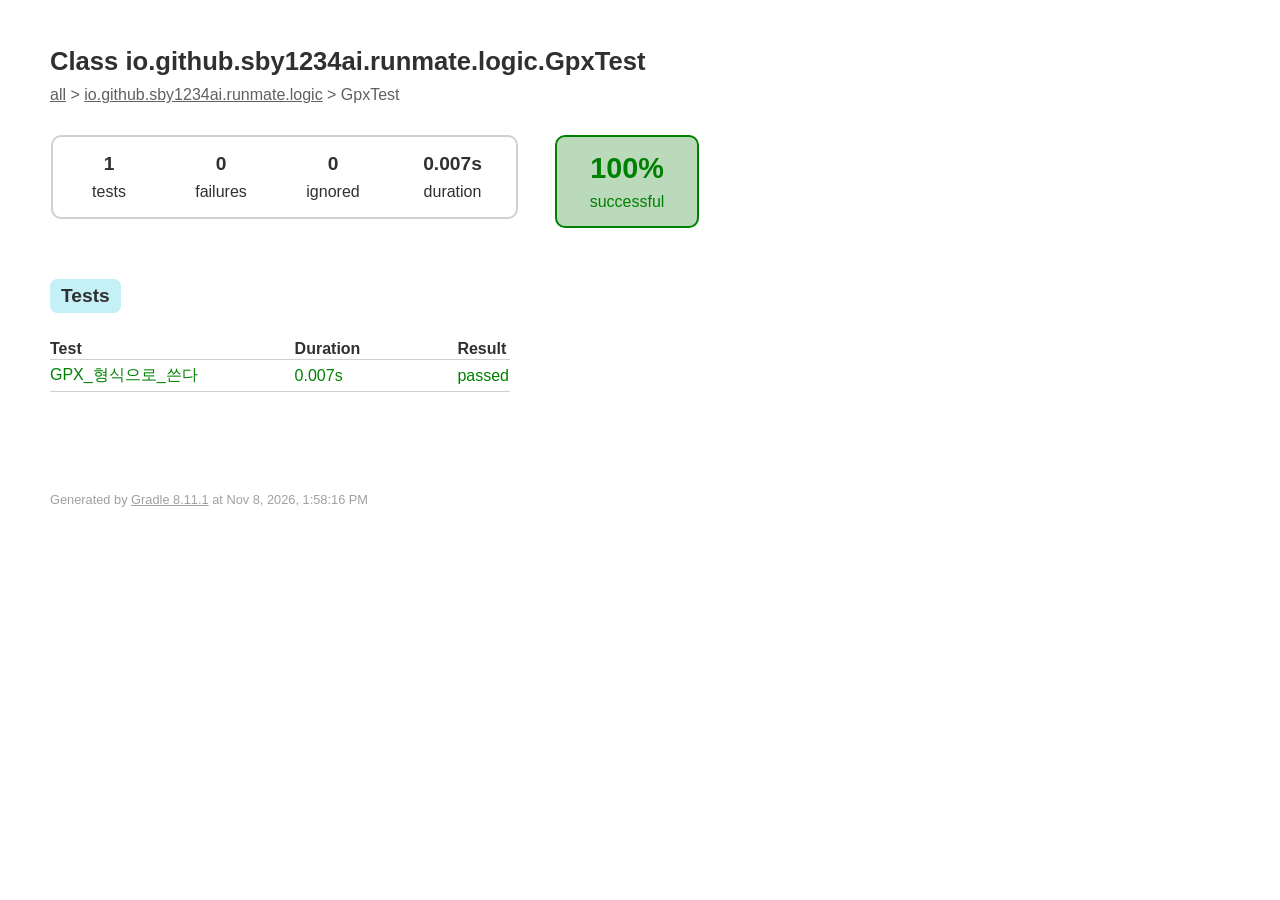
<file: tests/testDebugUnitTest/classes/io.github.sby1234ai.runmate.logic.GpxTest.html>
<!DOCTYPE html>
<html>
<head>
<meta http-equiv="Content-Type" content="text/html; charset=utf-8"/>
<meta http-equiv="x-ua-compatible" content="IE=edge"/>
<title>Test results - Class io.github.sby1234ai.runmate.logic.GpxTest</title>
<link href="../css/base-style.css" rel="stylesheet" type="text/css"/>
<link href="../css/style.css" rel="stylesheet" type="text/css"/>
<script src="../js/report.js" type="text/javascript"></script>
</head>
<body>
<div id="content">
<h1>Class io.github.sby1234ai.runmate.logic.GpxTest</h1>
<div class="breadcrumbs">
<a href="../index.html">all</a> &gt; 
<a href="../packages/io.github.sby1234ai.runmate.logic.html">io.github.sby1234ai.runmate.logic</a> &gt; GpxTest</div>
<div id="summary">
<table>
<tr>
<td>
<div class="summaryGroup">
<table>
<tr>
<td>
<div class="infoBox" id="tests">
<div class="counter">1</div>
<p>tests</p>
</div>
</td>
<td>
<div class="infoBox" id="failures">
<div class="counter">0</div>
<p>failures</p>
</div>
</td>
<td>
<div class="infoBox" id="ignored">
<div class="counter">0</div>
<p>ignored</p>
</div>
</td>
<td>
<div class="infoBox" id="duration">
<div class="counter">0.007s</div>
<p>duration</p>
</div>
</td>
</tr>
</table>
</div>
</td>
<td>
<div class="infoBox success" id="successRate">
<div class="percent">100%</div>
<p>successful</p>
</div>
</td>
</tr>
</table>
</div>
<div id="tabs">
<ul class="tabLinks">
<li>
<a href="#tab0">Tests</a>
</li>
</ul>
<div id="tab0" class="tab">
<h2>Tests</h2>
<table>
<thead>
<tr>
<th>Test</th>
<th>Duration</th>
<th>Result</th>
</tr>
</thead>
<tr>
<td class="success">GPX_형식으로_쓴다</td>
<td class="success">0.007s</td>
<td class="success">passed</td>
</tr>
</table>
</div>
</div>
<div id="footer">
<p>
<div>
<label class="hidden" id="label-for-line-wrapping-toggle" for="line-wrapping-toggle">Wrap lines
<input id="line-wrapping-toggle" type="checkbox" autocomplete="off"/>
</label>
</div>Generated by 
<a href="http://www.gradle.org">Gradle 8.11.1</a> at Nov 8, 2026, 1:58:16 PM</p>
</div>
</div>
</body>
</html>
</file>
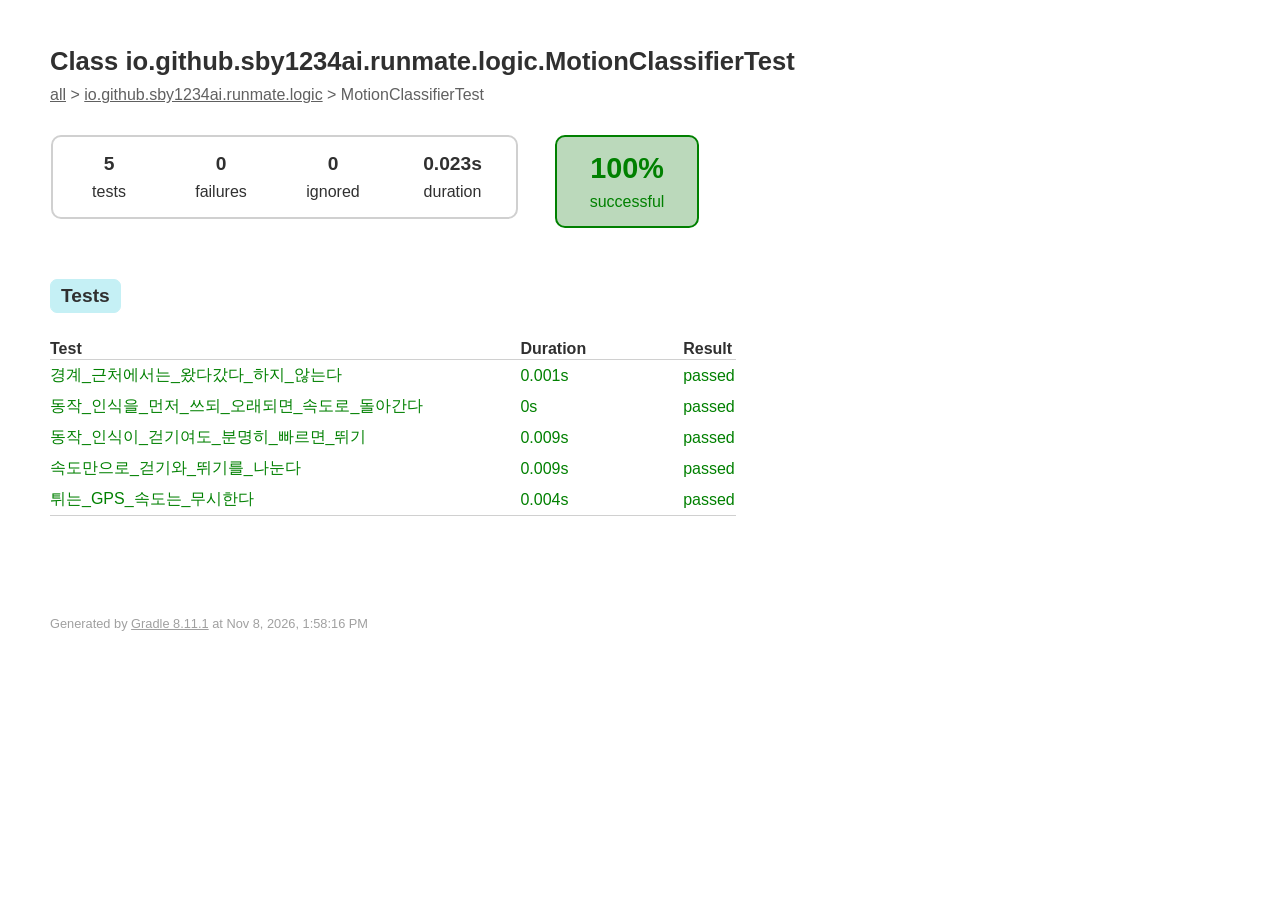
<file: tests/testDebugUnitTest/classes/io.github.sby1234ai.runmate.logic.MotionClassifierTest.html>
<!DOCTYPE html>
<html>
<head>
<meta http-equiv="Content-Type" content="text/html; charset=utf-8"/>
<meta http-equiv="x-ua-compatible" content="IE=edge"/>
<title>Test results - Class io.github.sby1234ai.runmate.logic.MotionClassifierTest</title>
<link href="../css/base-style.css" rel="stylesheet" type="text/css"/>
<link href="../css/style.css" rel="stylesheet" type="text/css"/>
<script src="../js/report.js" type="text/javascript"></script>
</head>
<body>
<div id="content">
<h1>Class io.github.sby1234ai.runmate.logic.MotionClassifierTest</h1>
<div class="breadcrumbs">
<a href="../index.html">all</a> &gt; 
<a href="../packages/io.github.sby1234ai.runmate.logic.html">io.github.sby1234ai.runmate.logic</a> &gt; MotionClassifierTest</div>
<div id="summary">
<table>
<tr>
<td>
<div class="summaryGroup">
<table>
<tr>
<td>
<div class="infoBox" id="tests">
<div class="counter">5</div>
<p>tests</p>
</div>
</td>
<td>
<div class="infoBox" id="failures">
<div class="counter">0</div>
<p>failures</p>
</div>
</td>
<td>
<div class="infoBox" id="ignored">
<div class="counter">0</div>
<p>ignored</p>
</div>
</td>
<td>
<div class="infoBox" id="duration">
<div class="counter">0.023s</div>
<p>duration</p>
</div>
</td>
</tr>
</table>
</div>
</td>
<td>
<div class="infoBox success" id="successRate">
<div class="percent">100%</div>
<p>successful</p>
</div>
</td>
</tr>
</table>
</div>
<div id="tabs">
<ul class="tabLinks">
<li>
<a href="#tab0">Tests</a>
</li>
</ul>
<div id="tab0" class="tab">
<h2>Tests</h2>
<table>
<thead>
<tr>
<th>Test</th>
<th>Duration</th>
<th>Result</th>
</tr>
</thead>
<tr>
<td class="success">경계_근처에서는_왔다갔다_하지_않는다</td>
<td class="success">0.001s</td>
<td class="success">passed</td>
</tr>
<tr>
<td class="success">동작_인식을_먼저_쓰되_오래되면_속도로_돌아간다</td>
<td class="success">0s</td>
<td class="success">passed</td>
</tr>
<tr>
<td class="success">동작_인식이_걷기여도_분명히_빠르면_뛰기</td>
<td class="success">0.009s</td>
<td class="success">passed</td>
</tr>
<tr>
<td class="success">속도만으로_걷기와_뛰기를_나눈다</td>
<td class="success">0.009s</td>
<td class="success">passed</td>
</tr>
<tr>
<td class="success">튀는_GPS_속도는_무시한다</td>
<td class="success">0.004s</td>
<td class="success">passed</td>
</tr>
</table>
</div>
</div>
<div id="footer">
<p>
<div>
<label class="hidden" id="label-for-line-wrapping-toggle" for="line-wrapping-toggle">Wrap lines
<input id="line-wrapping-toggle" type="checkbox" autocomplete="off"/>
</label>
</div>Generated by 
<a href="http://www.gradle.org">Gradle 8.11.1</a> at Nov 8, 2026, 1:58:16 PM</p>
</div>
</div>
</body>
</html>
</file>
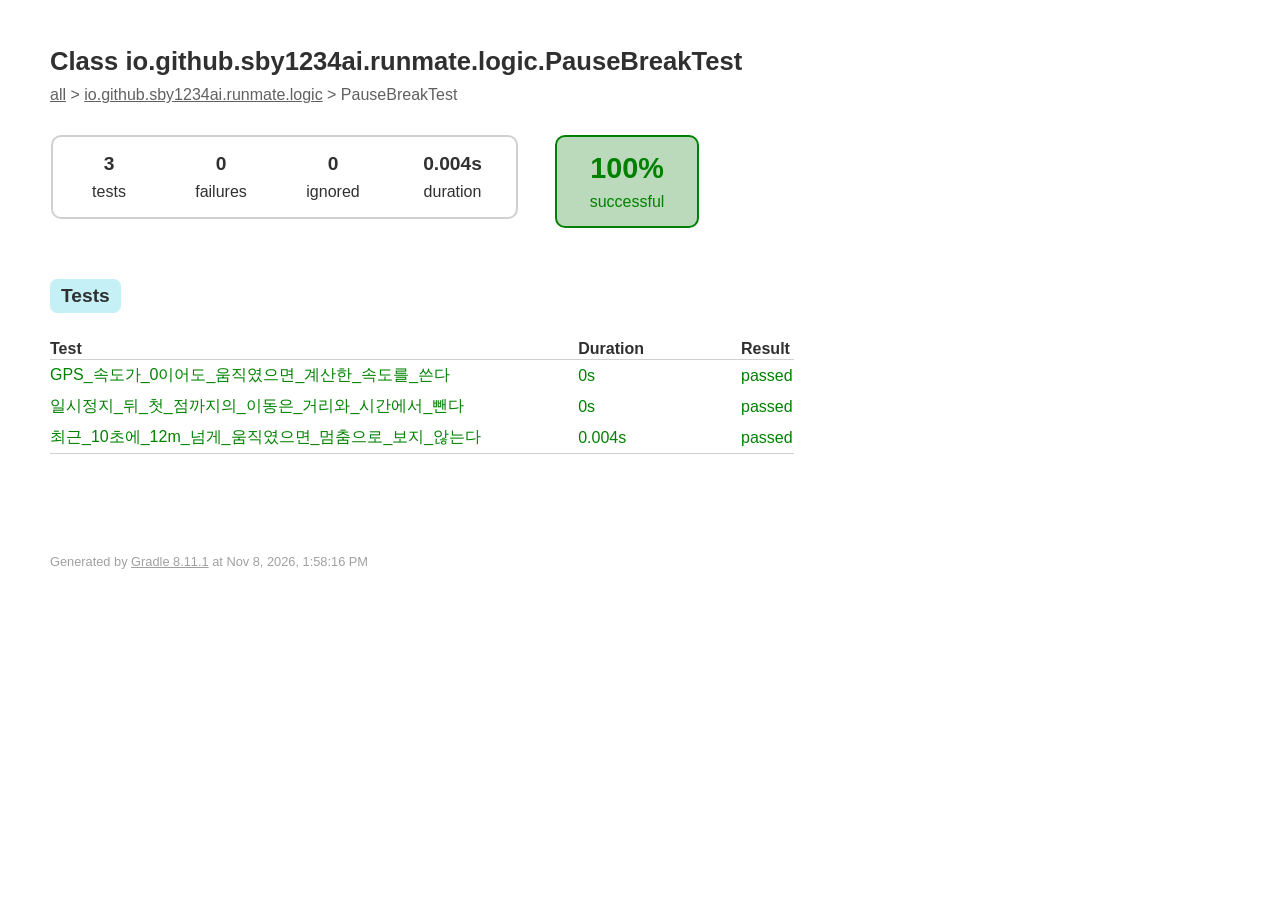
<file: tests/testDebugUnitTest/classes/io.github.sby1234ai.runmate.logic.PauseBreakTest.html>
<!DOCTYPE html>
<html>
<head>
<meta http-equiv="Content-Type" content="text/html; charset=utf-8"/>
<meta http-equiv="x-ua-compatible" content="IE=edge"/>
<title>Test results - Class io.github.sby1234ai.runmate.logic.PauseBreakTest</title>
<link href="../css/base-style.css" rel="stylesheet" type="text/css"/>
<link href="../css/style.css" rel="stylesheet" type="text/css"/>
<script src="../js/report.js" type="text/javascript"></script>
</head>
<body>
<div id="content">
<h1>Class io.github.sby1234ai.runmate.logic.PauseBreakTest</h1>
<div class="breadcrumbs">
<a href="../index.html">all</a> &gt; 
<a href="../packages/io.github.sby1234ai.runmate.logic.html">io.github.sby1234ai.runmate.logic</a> &gt; PauseBreakTest</div>
<div id="summary">
<table>
<tr>
<td>
<div class="summaryGroup">
<table>
<tr>
<td>
<div class="infoBox" id="tests">
<div class="counter">3</div>
<p>tests</p>
</div>
</td>
<td>
<div class="infoBox" id="failures">
<div class="counter">0</div>
<p>failures</p>
</div>
</td>
<td>
<div class="infoBox" id="ignored">
<div class="counter">0</div>
<p>ignored</p>
</div>
</td>
<td>
<div class="infoBox" id="duration">
<div class="counter">0.004s</div>
<p>duration</p>
</div>
</td>
</tr>
</table>
</div>
</td>
<td>
<div class="infoBox success" id="successRate">
<div class="percent">100%</div>
<p>successful</p>
</div>
</td>
</tr>
</table>
</div>
<div id="tabs">
<ul class="tabLinks">
<li>
<a href="#tab0">Tests</a>
</li>
</ul>
<div id="tab0" class="tab">
<h2>Tests</h2>
<table>
<thead>
<tr>
<th>Test</th>
<th>Duration</th>
<th>Result</th>
</tr>
</thead>
<tr>
<td class="success">GPS_속도가_0이어도_움직였으면_계산한_속도를_쓴다</td>
<td class="success">0s</td>
<td class="success">passed</td>
</tr>
<tr>
<td class="success">일시정지_뒤_첫_점까지의_이동은_거리와_시간에서_뺀다</td>
<td class="success">0s</td>
<td class="success">passed</td>
</tr>
<tr>
<td class="success">최근_10초에_12m_넘게_움직였으면_멈춤으로_보지_않는다</td>
<td class="success">0.004s</td>
<td class="success">passed</td>
</tr>
</table>
</div>
</div>
<div id="footer">
<p>
<div>
<label class="hidden" id="label-for-line-wrapping-toggle" for="line-wrapping-toggle">Wrap lines
<input id="line-wrapping-toggle" type="checkbox" autocomplete="off"/>
</label>
</div>Generated by 
<a href="http://www.gradle.org">Gradle 8.11.1</a> at Nov 8, 2026, 1:58:16 PM</p>
</div>
</div>
</body>
</html>
</file>
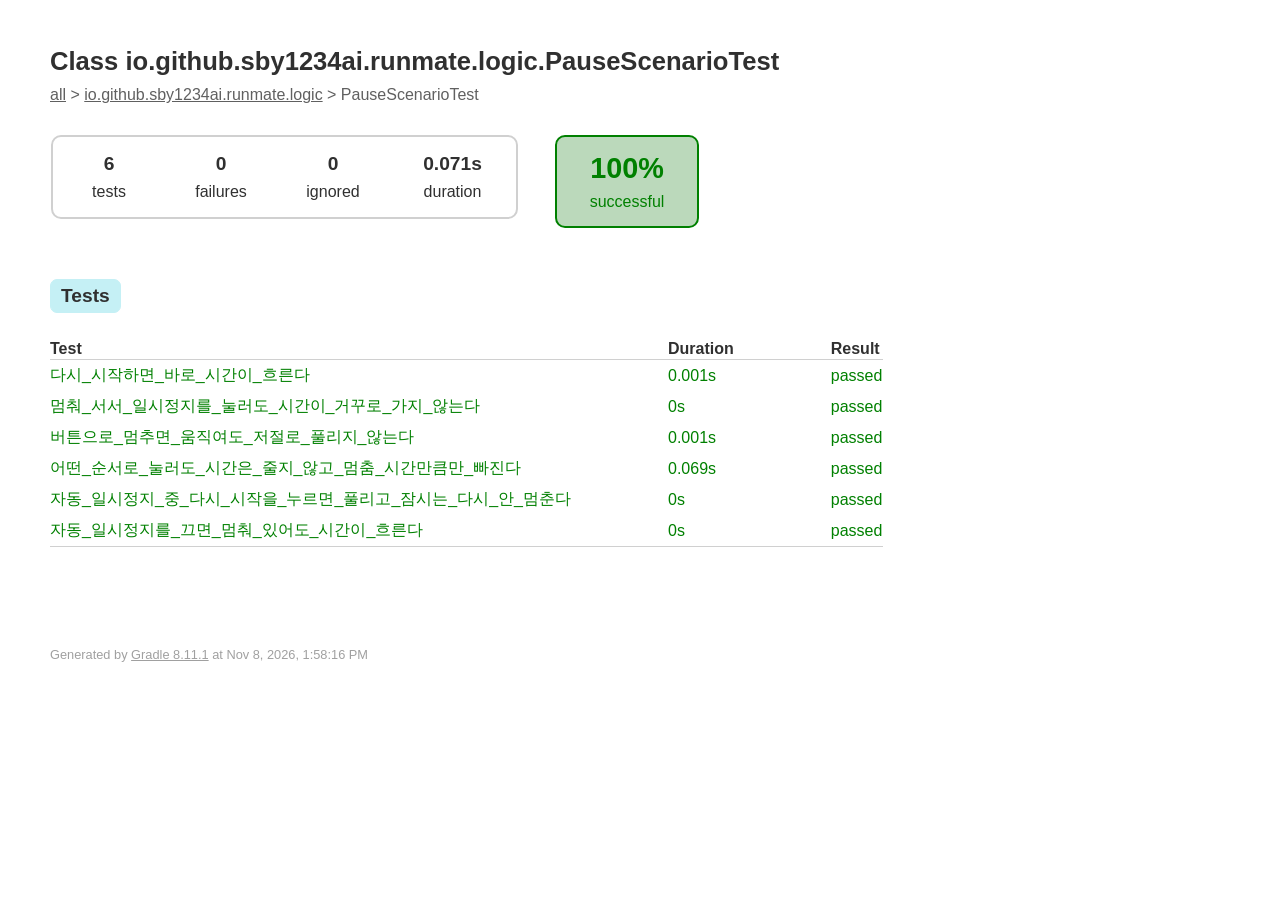
<file: tests/testDebugUnitTest/classes/io.github.sby1234ai.runmate.logic.PauseScenarioTest.html>
<!DOCTYPE html>
<html>
<head>
<meta http-equiv="Content-Type" content="text/html; charset=utf-8"/>
<meta http-equiv="x-ua-compatible" content="IE=edge"/>
<title>Test results - Class io.github.sby1234ai.runmate.logic.PauseScenarioTest</title>
<link href="../css/base-style.css" rel="stylesheet" type="text/css"/>
<link href="../css/style.css" rel="stylesheet" type="text/css"/>
<script src="../js/report.js" type="text/javascript"></script>
</head>
<body>
<div id="content">
<h1>Class io.github.sby1234ai.runmate.logic.PauseScenarioTest</h1>
<div class="breadcrumbs">
<a href="../index.html">all</a> &gt; 
<a href="../packages/io.github.sby1234ai.runmate.logic.html">io.github.sby1234ai.runmate.logic</a> &gt; PauseScenarioTest</div>
<div id="summary">
<table>
<tr>
<td>
<div class="summaryGroup">
<table>
<tr>
<td>
<div class="infoBox" id="tests">
<div class="counter">6</div>
<p>tests</p>
</div>
</td>
<td>
<div class="infoBox" id="failures">
<div class="counter">0</div>
<p>failures</p>
</div>
</td>
<td>
<div class="infoBox" id="ignored">
<div class="counter">0</div>
<p>ignored</p>
</div>
</td>
<td>
<div class="infoBox" id="duration">
<div class="counter">0.071s</div>
<p>duration</p>
</div>
</td>
</tr>
</table>
</div>
</td>
<td>
<div class="infoBox success" id="successRate">
<div class="percent">100%</div>
<p>successful</p>
</div>
</td>
</tr>
</table>
</div>
<div id="tabs">
<ul class="tabLinks">
<li>
<a href="#tab0">Tests</a>
</li>
</ul>
<div id="tab0" class="tab">
<h2>Tests</h2>
<table>
<thead>
<tr>
<th>Test</th>
<th>Duration</th>
<th>Result</th>
</tr>
</thead>
<tr>
<td class="success">다시_시작하면_바로_시간이_흐른다</td>
<td class="success">0.001s</td>
<td class="success">passed</td>
</tr>
<tr>
<td class="success">멈춰_서서_일시정지를_눌러도_시간이_거꾸로_가지_않는다</td>
<td class="success">0s</td>
<td class="success">passed</td>
</tr>
<tr>
<td class="success">버튼으로_멈추면_움직여도_저절로_풀리지_않는다</td>
<td class="success">0.001s</td>
<td class="success">passed</td>
</tr>
<tr>
<td class="success">어떤_순서로_눌러도_시간은_줄지_않고_멈춤_시간만큼만_빠진다</td>
<td class="success">0.069s</td>
<td class="success">passed</td>
</tr>
<tr>
<td class="success">자동_일시정지_중_다시_시작을_누르면_풀리고_잠시는_다시_안_멈춘다</td>
<td class="success">0s</td>
<td class="success">passed</td>
</tr>
<tr>
<td class="success">자동_일시정지를_끄면_멈춰_있어도_시간이_흐른다</td>
<td class="success">0s</td>
<td class="success">passed</td>
</tr>
</table>
</div>
</div>
<div id="footer">
<p>
<div>
<label class="hidden" id="label-for-line-wrapping-toggle" for="line-wrapping-toggle">Wrap lines
<input id="line-wrapping-toggle" type="checkbox" autocomplete="off"/>
</label>
</div>Generated by 
<a href="http://www.gradle.org">Gradle 8.11.1</a> at Nov 8, 2026, 1:58:16 PM</p>
</div>
</div>
</body>
</html>
</file>
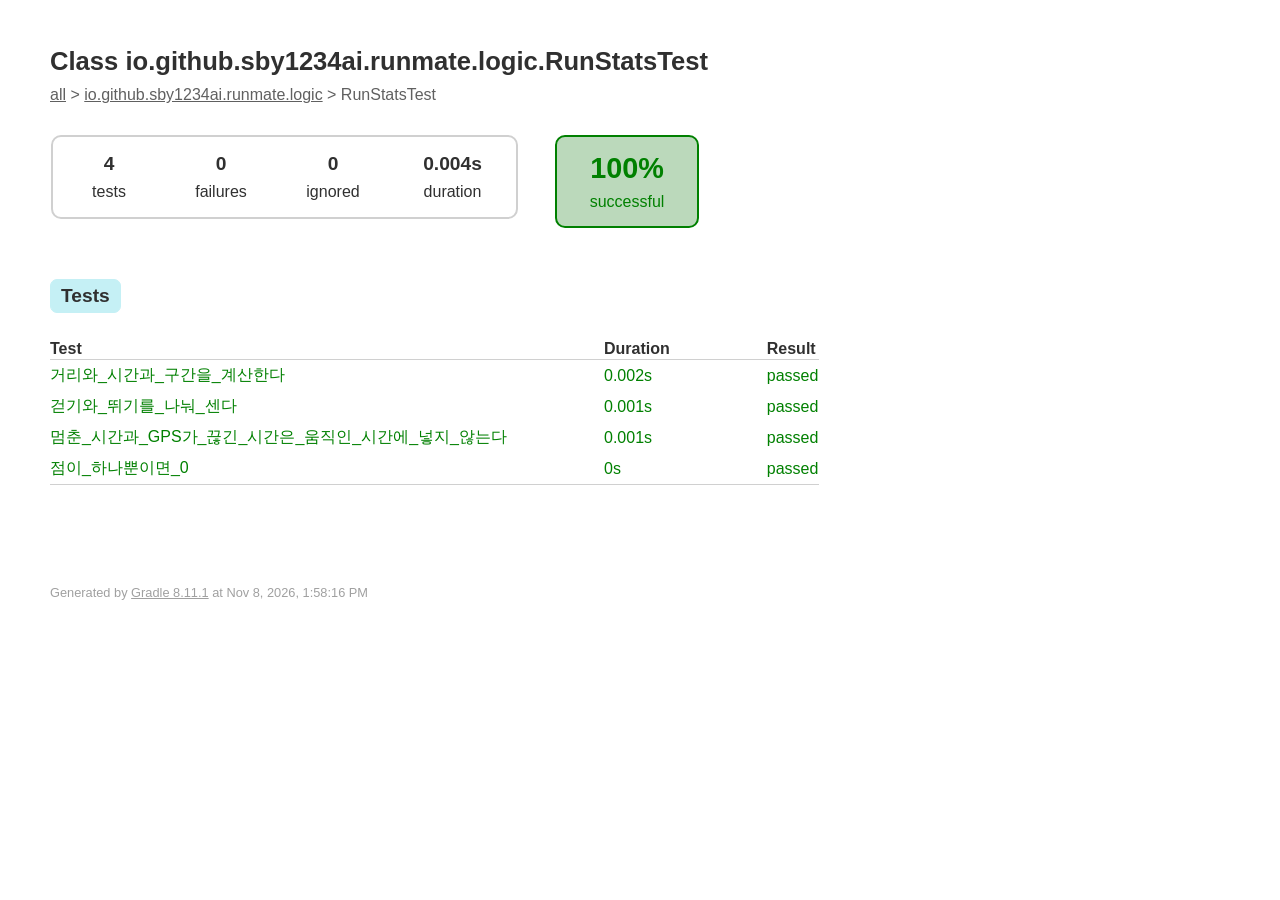
<file: tests/testDebugUnitTest/classes/io.github.sby1234ai.runmate.logic.RunStatsTest.html>
<!DOCTYPE html>
<html>
<head>
<meta http-equiv="Content-Type" content="text/html; charset=utf-8"/>
<meta http-equiv="x-ua-compatible" content="IE=edge"/>
<title>Test results - Class io.github.sby1234ai.runmate.logic.RunStatsTest</title>
<link href="../css/base-style.css" rel="stylesheet" type="text/css"/>
<link href="../css/style.css" rel="stylesheet" type="text/css"/>
<script src="../js/report.js" type="text/javascript"></script>
</head>
<body>
<div id="content">
<h1>Class io.github.sby1234ai.runmate.logic.RunStatsTest</h1>
<div class="breadcrumbs">
<a href="../index.html">all</a> &gt; 
<a href="../packages/io.github.sby1234ai.runmate.logic.html">io.github.sby1234ai.runmate.logic</a> &gt; RunStatsTest</div>
<div id="summary">
<table>
<tr>
<td>
<div class="summaryGroup">
<table>
<tr>
<td>
<div class="infoBox" id="tests">
<div class="counter">4</div>
<p>tests</p>
</div>
</td>
<td>
<div class="infoBox" id="failures">
<div class="counter">0</div>
<p>failures</p>
</div>
</td>
<td>
<div class="infoBox" id="ignored">
<div class="counter">0</div>
<p>ignored</p>
</div>
</td>
<td>
<div class="infoBox" id="duration">
<div class="counter">0.004s</div>
<p>duration</p>
</div>
</td>
</tr>
</table>
</div>
</td>
<td>
<div class="infoBox success" id="successRate">
<div class="percent">100%</div>
<p>successful</p>
</div>
</td>
</tr>
</table>
</div>
<div id="tabs">
<ul class="tabLinks">
<li>
<a href="#tab0">Tests</a>
</li>
</ul>
<div id="tab0" class="tab">
<h2>Tests</h2>
<table>
<thead>
<tr>
<th>Test</th>
<th>Duration</th>
<th>Result</th>
</tr>
</thead>
<tr>
<td class="success">거리와_시간과_구간을_계산한다</td>
<td class="success">0.002s</td>
<td class="success">passed</td>
</tr>
<tr>
<td class="success">걷기와_뛰기를_나눠_센다</td>
<td class="success">0.001s</td>
<td class="success">passed</td>
</tr>
<tr>
<td class="success">멈춘_시간과_GPS가_끊긴_시간은_움직인_시간에_넣지_않는다</td>
<td class="success">0.001s</td>
<td class="success">passed</td>
</tr>
<tr>
<td class="success">점이_하나뿐이면_0</td>
<td class="success">0s</td>
<td class="success">passed</td>
</tr>
</table>
</div>
</div>
<div id="footer">
<p>
<div>
<label class="hidden" id="label-for-line-wrapping-toggle" for="line-wrapping-toggle">Wrap lines
<input id="line-wrapping-toggle" type="checkbox" autocomplete="off"/>
</label>
</div>Generated by 
<a href="http://www.gradle.org">Gradle 8.11.1</a> at Nov 8, 2026, 1:58:16 PM</p>
</div>
</div>
</body>
</html>
</file>
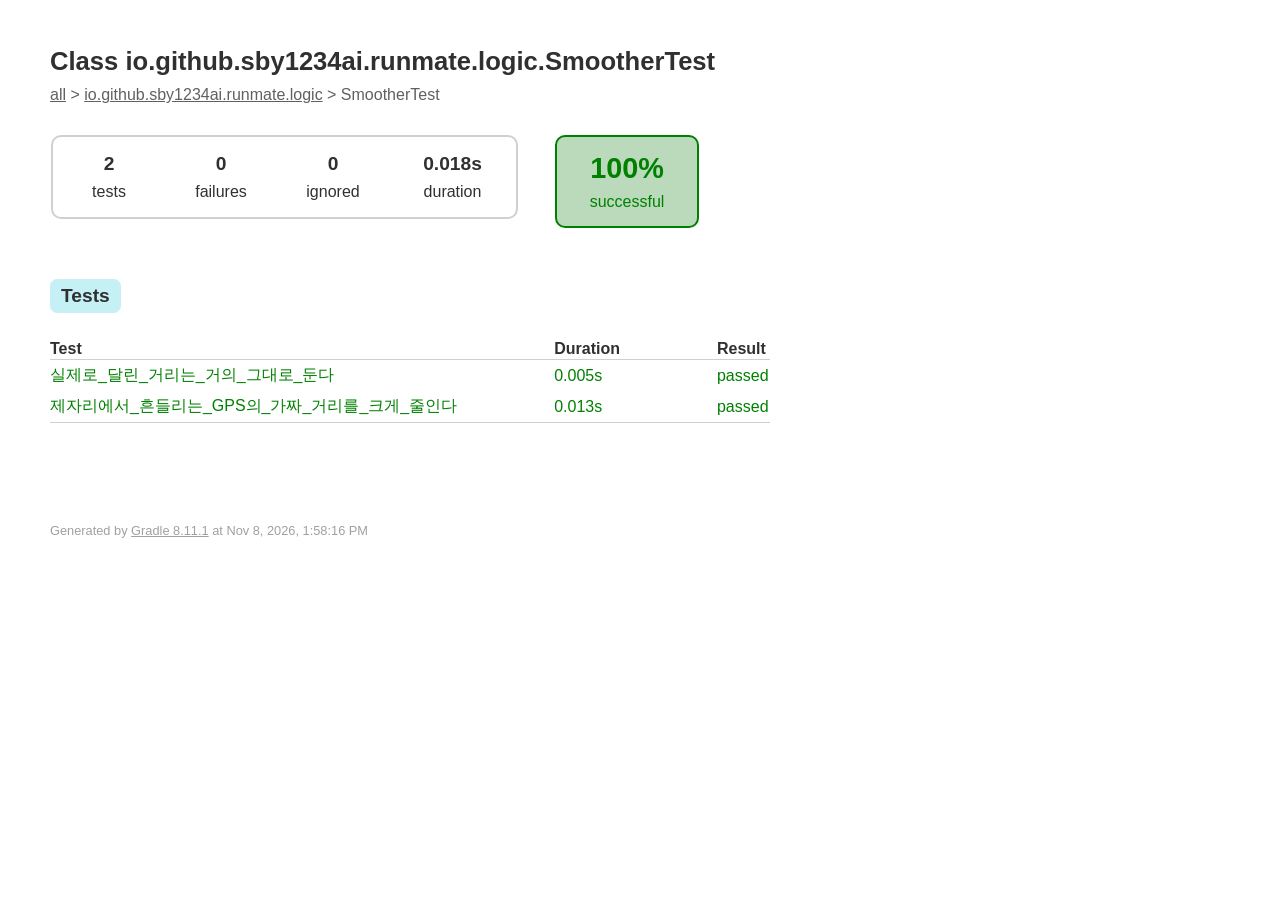
<file: tests/testDebugUnitTest/classes/io.github.sby1234ai.runmate.logic.SmootherTest.html>
<!DOCTYPE html>
<html>
<head>
<meta http-equiv="Content-Type" content="text/html; charset=utf-8"/>
<meta http-equiv="x-ua-compatible" content="IE=edge"/>
<title>Test results - Class io.github.sby1234ai.runmate.logic.SmootherTest</title>
<link href="../css/base-style.css" rel="stylesheet" type="text/css"/>
<link href="../css/style.css" rel="stylesheet" type="text/css"/>
<script src="../js/report.js" type="text/javascript"></script>
</head>
<body>
<div id="content">
<h1>Class io.github.sby1234ai.runmate.logic.SmootherTest</h1>
<div class="breadcrumbs">
<a href="../index.html">all</a> &gt; 
<a href="../packages/io.github.sby1234ai.runmate.logic.html">io.github.sby1234ai.runmate.logic</a> &gt; SmootherTest</div>
<div id="summary">
<table>
<tr>
<td>
<div class="summaryGroup">
<table>
<tr>
<td>
<div class="infoBox" id="tests">
<div class="counter">2</div>
<p>tests</p>
</div>
</td>
<td>
<div class="infoBox" id="failures">
<div class="counter">0</div>
<p>failures</p>
</div>
</td>
<td>
<div class="infoBox" id="ignored">
<div class="counter">0</div>
<p>ignored</p>
</div>
</td>
<td>
<div class="infoBox" id="duration">
<div class="counter">0.018s</div>
<p>duration</p>
</div>
</td>
</tr>
</table>
</div>
</td>
<td>
<div class="infoBox success" id="successRate">
<div class="percent">100%</div>
<p>successful</p>
</div>
</td>
</tr>
</table>
</div>
<div id="tabs">
<ul class="tabLinks">
<li>
<a href="#tab0">Tests</a>
</li>
</ul>
<div id="tab0" class="tab">
<h2>Tests</h2>
<table>
<thead>
<tr>
<th>Test</th>
<th>Duration</th>
<th>Result</th>
</tr>
</thead>
<tr>
<td class="success">실제로_달린_거리는_거의_그대로_둔다</td>
<td class="success">0.005s</td>
<td class="success">passed</td>
</tr>
<tr>
<td class="success">제자리에서_흔들리는_GPS의_가짜_거리를_크게_줄인다</td>
<td class="success">0.013s</td>
<td class="success">passed</td>
</tr>
</table>
</div>
</div>
<div id="footer">
<p>
<div>
<label class="hidden" id="label-for-line-wrapping-toggle" for="line-wrapping-toggle">Wrap lines
<input id="line-wrapping-toggle" type="checkbox" autocomplete="off"/>
</label>
</div>Generated by 
<a href="http://www.gradle.org">Gradle 8.11.1</a> at Nov 8, 2026, 1:58:16 PM</p>
</div>
</div>
</body>
</html>
</file>
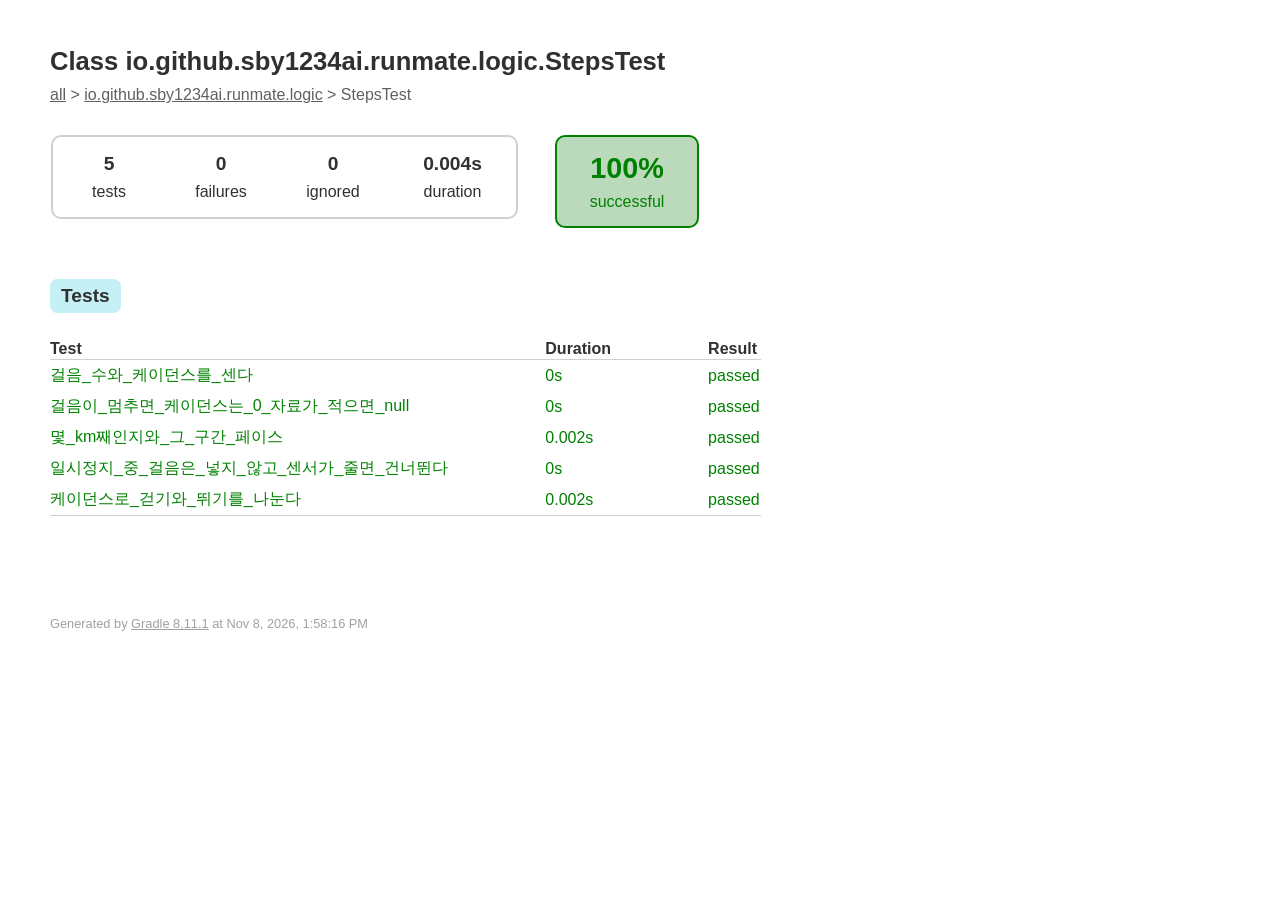
<file: tests/testDebugUnitTest/classes/io.github.sby1234ai.runmate.logic.StepsTest.html>
<!DOCTYPE html>
<html>
<head>
<meta http-equiv="Content-Type" content="text/html; charset=utf-8"/>
<meta http-equiv="x-ua-compatible" content="IE=edge"/>
<title>Test results - Class io.github.sby1234ai.runmate.logic.StepsTest</title>
<link href="../css/base-style.css" rel="stylesheet" type="text/css"/>
<link href="../css/style.css" rel="stylesheet" type="text/css"/>
<script src="../js/report.js" type="text/javascript"></script>
</head>
<body>
<div id="content">
<h1>Class io.github.sby1234ai.runmate.logic.StepsTest</h1>
<div class="breadcrumbs">
<a href="../index.html">all</a> &gt; 
<a href="../packages/io.github.sby1234ai.runmate.logic.html">io.github.sby1234ai.runmate.logic</a> &gt; StepsTest</div>
<div id="summary">
<table>
<tr>
<td>
<div class="summaryGroup">
<table>
<tr>
<td>
<div class="infoBox" id="tests">
<div class="counter">5</div>
<p>tests</p>
</div>
</td>
<td>
<div class="infoBox" id="failures">
<div class="counter">0</div>
<p>failures</p>
</div>
</td>
<td>
<div class="infoBox" id="ignored">
<div class="counter">0</div>
<p>ignored</p>
</div>
</td>
<td>
<div class="infoBox" id="duration">
<div class="counter">0.004s</div>
<p>duration</p>
</div>
</td>
</tr>
</table>
</div>
</td>
<td>
<div class="infoBox success" id="successRate">
<div class="percent">100%</div>
<p>successful</p>
</div>
</td>
</tr>
</table>
</div>
<div id="tabs">
<ul class="tabLinks">
<li>
<a href="#tab0">Tests</a>
</li>
</ul>
<div id="tab0" class="tab">
<h2>Tests</h2>
<table>
<thead>
<tr>
<th>Test</th>
<th>Duration</th>
<th>Result</th>
</tr>
</thead>
<tr>
<td class="success">걸음_수와_케이던스를_센다</td>
<td class="success">0s</td>
<td class="success">passed</td>
</tr>
<tr>
<td class="success">걸음이_멈추면_케이던스는_0_자료가_적으면_null</td>
<td class="success">0s</td>
<td class="success">passed</td>
</tr>
<tr>
<td class="success">몇_km째인지와_그_구간_페이스</td>
<td class="success">0.002s</td>
<td class="success">passed</td>
</tr>
<tr>
<td class="success">일시정지_중_걸음은_넣지_않고_센서가_줄면_건너뛴다</td>
<td class="success">0s</td>
<td class="success">passed</td>
</tr>
<tr>
<td class="success">케이던스로_걷기와_뛰기를_나눈다</td>
<td class="success">0.002s</td>
<td class="success">passed</td>
</tr>
</table>
</div>
</div>
<div id="footer">
<p>
<div>
<label class="hidden" id="label-for-line-wrapping-toggle" for="line-wrapping-toggle">Wrap lines
<input id="line-wrapping-toggle" type="checkbox" autocomplete="off"/>
</label>
</div>Generated by 
<a href="http://www.gradle.org">Gradle 8.11.1</a> at Nov 8, 2026, 1:58:16 PM</p>
</div>
</div>
</body>
</html>
</file>
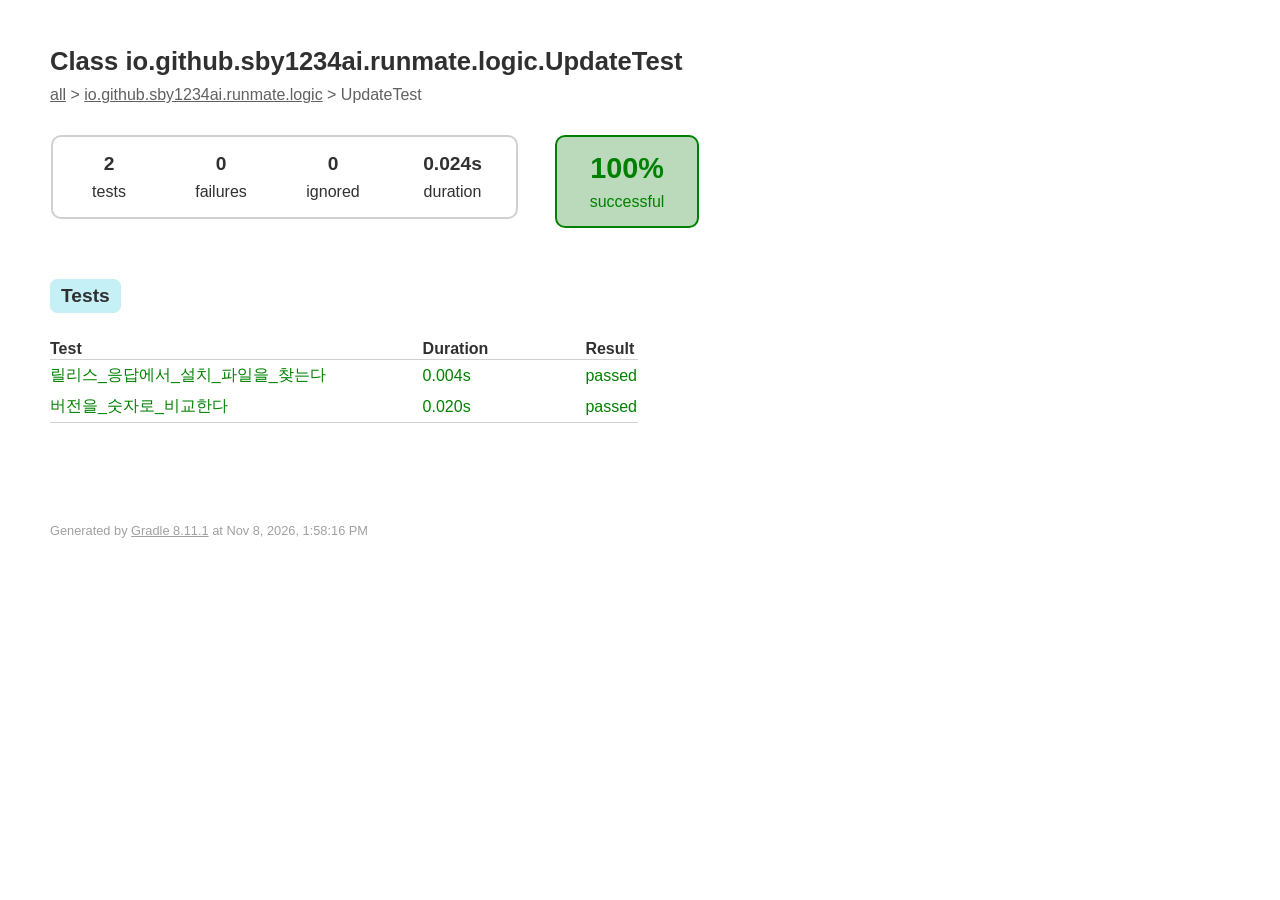
<file: tests/testDebugUnitTest/classes/io.github.sby1234ai.runmate.logic.UpdateTest.html>
<!DOCTYPE html>
<html>
<head>
<meta http-equiv="Content-Type" content="text/html; charset=utf-8"/>
<meta http-equiv="x-ua-compatible" content="IE=edge"/>
<title>Test results - Class io.github.sby1234ai.runmate.logic.UpdateTest</title>
<link href="../css/base-style.css" rel="stylesheet" type="text/css"/>
<link href="../css/style.css" rel="stylesheet" type="text/css"/>
<script src="../js/report.js" type="text/javascript"></script>
</head>
<body>
<div id="content">
<h1>Class io.github.sby1234ai.runmate.logic.UpdateTest</h1>
<div class="breadcrumbs">
<a href="../index.html">all</a> &gt; 
<a href="../packages/io.github.sby1234ai.runmate.logic.html">io.github.sby1234ai.runmate.logic</a> &gt; UpdateTest</div>
<div id="summary">
<table>
<tr>
<td>
<div class="summaryGroup">
<table>
<tr>
<td>
<div class="infoBox" id="tests">
<div class="counter">2</div>
<p>tests</p>
</div>
</td>
<td>
<div class="infoBox" id="failures">
<div class="counter">0</div>
<p>failures</p>
</div>
</td>
<td>
<div class="infoBox" id="ignored">
<div class="counter">0</div>
<p>ignored</p>
</div>
</td>
<td>
<div class="infoBox" id="duration">
<div class="counter">0.024s</div>
<p>duration</p>
</div>
</td>
</tr>
</table>
</div>
</td>
<td>
<div class="infoBox success" id="successRate">
<div class="percent">100%</div>
<p>successful</p>
</div>
</td>
</tr>
</table>
</div>
<div id="tabs">
<ul class="tabLinks">
<li>
<a href="#tab0">Tests</a>
</li>
</ul>
<div id="tab0" class="tab">
<h2>Tests</h2>
<table>
<thead>
<tr>
<th>Test</th>
<th>Duration</th>
<th>Result</th>
</tr>
</thead>
<tr>
<td class="success">릴리스_응답에서_설치_파일을_찾는다</td>
<td class="success">0.004s</td>
<td class="success">passed</td>
</tr>
<tr>
<td class="success">버전을_숫자로_비교한다</td>
<td class="success">0.020s</td>
<td class="success">passed</td>
</tr>
</table>
</div>
</div>
<div id="footer">
<p>
<div>
<label class="hidden" id="label-for-line-wrapping-toggle" for="line-wrapping-toggle">Wrap lines
<input id="line-wrapping-toggle" type="checkbox" autocomplete="off"/>
</label>
</div>Generated by 
<a href="http://www.gradle.org">Gradle 8.11.1</a> at Nov 8, 2026, 1:58:16 PM</p>
</div>
</div>
</body>
</html>
</file>
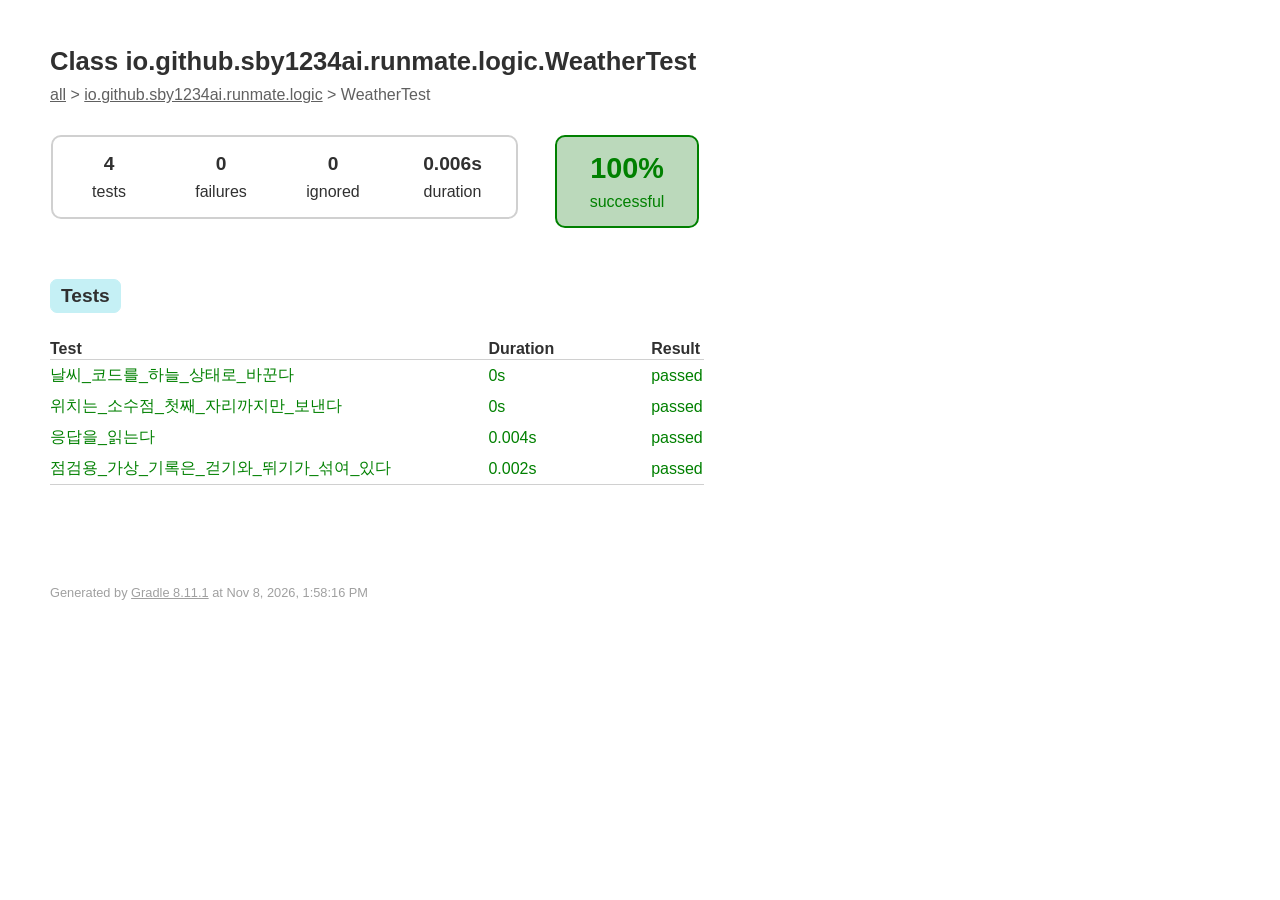
<file: tests/testDebugUnitTest/classes/io.github.sby1234ai.runmate.logic.WeatherTest.html>
<!DOCTYPE html>
<html>
<head>
<meta http-equiv="Content-Type" content="text/html; charset=utf-8"/>
<meta http-equiv="x-ua-compatible" content="IE=edge"/>
<title>Test results - Class io.github.sby1234ai.runmate.logic.WeatherTest</title>
<link href="../css/base-style.css" rel="stylesheet" type="text/css"/>
<link href="../css/style.css" rel="stylesheet" type="text/css"/>
<script src="../js/report.js" type="text/javascript"></script>
</head>
<body>
<div id="content">
<h1>Class io.github.sby1234ai.runmate.logic.WeatherTest</h1>
<div class="breadcrumbs">
<a href="../index.html">all</a> &gt; 
<a href="../packages/io.github.sby1234ai.runmate.logic.html">io.github.sby1234ai.runmate.logic</a> &gt; WeatherTest</div>
<div id="summary">
<table>
<tr>
<td>
<div class="summaryGroup">
<table>
<tr>
<td>
<div class="infoBox" id="tests">
<div class="counter">4</div>
<p>tests</p>
</div>
</td>
<td>
<div class="infoBox" id="failures">
<div class="counter">0</div>
<p>failures</p>
</div>
</td>
<td>
<div class="infoBox" id="ignored">
<div class="counter">0</div>
<p>ignored</p>
</div>
</td>
<td>
<div class="infoBox" id="duration">
<div class="counter">0.006s</div>
<p>duration</p>
</div>
</td>
</tr>
</table>
</div>
</td>
<td>
<div class="infoBox success" id="successRate">
<div class="percent">100%</div>
<p>successful</p>
</div>
</td>
</tr>
</table>
</div>
<div id="tabs">
<ul class="tabLinks">
<li>
<a href="#tab0">Tests</a>
</li>
</ul>
<div id="tab0" class="tab">
<h2>Tests</h2>
<table>
<thead>
<tr>
<th>Test</th>
<th>Duration</th>
<th>Result</th>
</tr>
</thead>
<tr>
<td class="success">날씨_코드를_하늘_상태로_바꾼다</td>
<td class="success">0s</td>
<td class="success">passed</td>
</tr>
<tr>
<td class="success">위치는_소수점_첫째_자리까지만_보낸다</td>
<td class="success">0s</td>
<td class="success">passed</td>
</tr>
<tr>
<td class="success">응답을_읽는다</td>
<td class="success">0.004s</td>
<td class="success">passed</td>
</tr>
<tr>
<td class="success">점검용_가상_기록은_걷기와_뛰기가_섞여_있다</td>
<td class="success">0.002s</td>
<td class="success">passed</td>
</tr>
</table>
</div>
</div>
<div id="footer">
<p>
<div>
<label class="hidden" id="label-for-line-wrapping-toggle" for="line-wrapping-toggle">Wrap lines
<input id="line-wrapping-toggle" type="checkbox" autocomplete="off"/>
</label>
</div>Generated by 
<a href="http://www.gradle.org">Gradle 8.11.1</a> at Nov 8, 2026, 1:58:16 PM</p>
</div>
</div>
</body>
</html>
</file>
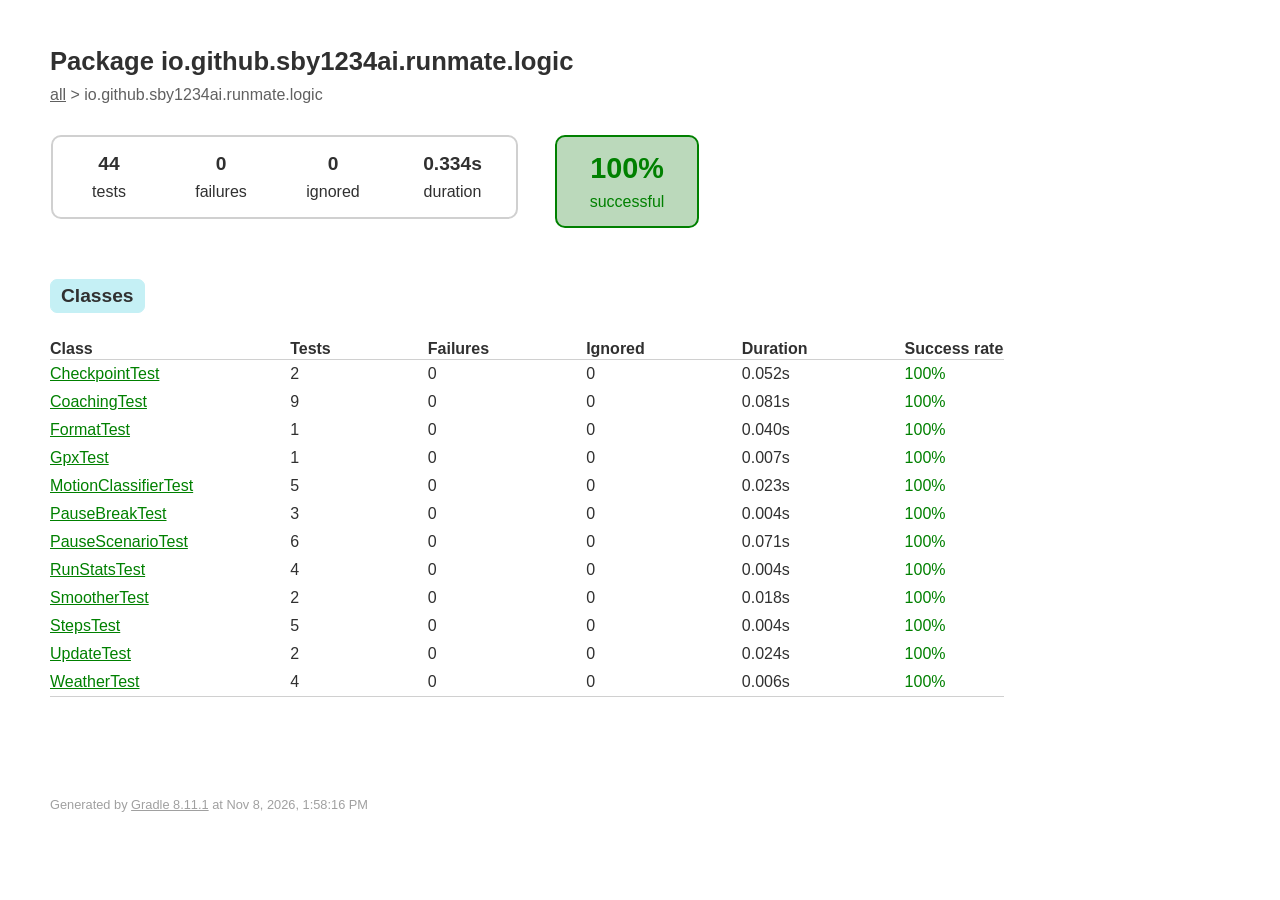
<file: tests/testDebugUnitTest/packages/io.github.sby1234ai.runmate.logic.html>
<!DOCTYPE html>
<html>
<head>
<meta http-equiv="Content-Type" content="text/html; charset=utf-8"/>
<meta http-equiv="x-ua-compatible" content="IE=edge"/>
<title>Test results - Package io.github.sby1234ai.runmate.logic</title>
<link href="../css/base-style.css" rel="stylesheet" type="text/css"/>
<link href="../css/style.css" rel="stylesheet" type="text/css"/>
<script src="../js/report.js" type="text/javascript"></script>
</head>
<body>
<div id="content">
<h1>Package io.github.sby1234ai.runmate.logic</h1>
<div class="breadcrumbs">
<a href="../index.html">all</a> &gt; io.github.sby1234ai.runmate.logic</div>
<div id="summary">
<table>
<tr>
<td>
<div class="summaryGroup">
<table>
<tr>
<td>
<div class="infoBox" id="tests">
<div class="counter">44</div>
<p>tests</p>
</div>
</td>
<td>
<div class="infoBox" id="failures">
<div class="counter">0</div>
<p>failures</p>
</div>
</td>
<td>
<div class="infoBox" id="ignored">
<div class="counter">0</div>
<p>ignored</p>
</div>
</td>
<td>
<div class="infoBox" id="duration">
<div class="counter">0.334s</div>
<p>duration</p>
</div>
</td>
</tr>
</table>
</div>
</td>
<td>
<div class="infoBox success" id="successRate">
<div class="percent">100%</div>
<p>successful</p>
</div>
</td>
</tr>
</table>
</div>
<div id="tabs">
<ul class="tabLinks">
<li>
<a href="#tab0">Classes</a>
</li>
</ul>
<div id="tab0" class="tab">
<h2>Classes</h2>
<table>
<thead>
<tr>
<th>Class</th>
<th>Tests</th>
<th>Failures</th>
<th>Ignored</th>
<th>Duration</th>
<th>Success rate</th>
</tr>
</thead>
<tr>
<td class="success">
<a href="../classes/io.github.sby1234ai.runmate.logic.CheckpointTest.html">CheckpointTest</a>
</td>
<td>2</td>
<td>0</td>
<td>0</td>
<td>0.052s</td>
<td class="success">100%</td>
</tr>
<tr>
<td class="success">
<a href="../classes/io.github.sby1234ai.runmate.logic.CoachingTest.html">CoachingTest</a>
</td>
<td>9</td>
<td>0</td>
<td>0</td>
<td>0.081s</td>
<td class="success">100%</td>
</tr>
<tr>
<td class="success">
<a href="../classes/io.github.sby1234ai.runmate.logic.FormatTest.html">FormatTest</a>
</td>
<td>1</td>
<td>0</td>
<td>0</td>
<td>0.040s</td>
<td class="success">100%</td>
</tr>
<tr>
<td class="success">
<a href="../classes/io.github.sby1234ai.runmate.logic.GpxTest.html">GpxTest</a>
</td>
<td>1</td>
<td>0</td>
<td>0</td>
<td>0.007s</td>
<td class="success">100%</td>
</tr>
<tr>
<td class="success">
<a href="../classes/io.github.sby1234ai.runmate.logic.MotionClassifierTest.html">MotionClassifierTest</a>
</td>
<td>5</td>
<td>0</td>
<td>0</td>
<td>0.023s</td>
<td class="success">100%</td>
</tr>
<tr>
<td class="success">
<a href="../classes/io.github.sby1234ai.runmate.logic.PauseBreakTest.html">PauseBreakTest</a>
</td>
<td>3</td>
<td>0</td>
<td>0</td>
<td>0.004s</td>
<td class="success">100%</td>
</tr>
<tr>
<td class="success">
<a href="../classes/io.github.sby1234ai.runmate.logic.PauseScenarioTest.html">PauseScenarioTest</a>
</td>
<td>6</td>
<td>0</td>
<td>0</td>
<td>0.071s</td>
<td class="success">100%</td>
</tr>
<tr>
<td class="success">
<a href="../classes/io.github.sby1234ai.runmate.logic.RunStatsTest.html">RunStatsTest</a>
</td>
<td>4</td>
<td>0</td>
<td>0</td>
<td>0.004s</td>
<td class="success">100%</td>
</tr>
<tr>
<td class="success">
<a href="../classes/io.github.sby1234ai.runmate.logic.SmootherTest.html">SmootherTest</a>
</td>
<td>2</td>
<td>0</td>
<td>0</td>
<td>0.018s</td>
<td class="success">100%</td>
</tr>
<tr>
<td class="success">
<a href="../classes/io.github.sby1234ai.runmate.logic.StepsTest.html">StepsTest</a>
</td>
<td>5</td>
<td>0</td>
<td>0</td>
<td>0.004s</td>
<td class="success">100%</td>
</tr>
<tr>
<td class="success">
<a href="../classes/io.github.sby1234ai.runmate.logic.UpdateTest.html">UpdateTest</a>
</td>
<td>2</td>
<td>0</td>
<td>0</td>
<td>0.024s</td>
<td class="success">100%</td>
</tr>
<tr>
<td class="success">
<a href="../classes/io.github.sby1234ai.runmate.logic.WeatherTest.html">WeatherTest</a>
</td>
<td>4</td>
<td>0</td>
<td>0</td>
<td>0.006s</td>
<td class="success">100%</td>
</tr>
</table>
</div>
</div>
<div id="footer">
<p>
<div>
<label class="hidden" id="label-for-line-wrapping-toggle" for="line-wrapping-toggle">Wrap lines
<input id="line-wrapping-toggle" type="checkbox" autocomplete="off"/>
</label>
</div>Generated by 
<a href="http://www.gradle.org">Gradle 8.11.1</a> at Nov 8, 2026, 1:58:16 PM</p>
</div>
</div>
</body>
</html>
</file>
<file: web/style.css>
/* 런메이트 웹: 앱 0.3과 같은 색(어두운 바탕, 뛰기 주홍, 걷기 청록, 멈춤 회색)과 큰 숫자 */
:root {
  --bg: #0e141a; --surface: #18212a; --ink: #f2f5f7; --sub: #9aa7b2; --line: #2a3540;
  --run: #f2542d; --walk: #1fb3a2; --still: #8a97a3;
  --run-tint: #3a1f19; --walk-tint: #163430; --still-tint: #26303a;
  --font: "Pretendard", "Apple SD Gothic Neo", "Malgun Gothic", "Noto Sans KR", system-ui, sans-serif;
  color-scheme: dark;
}
* { box-sizing: border-box; }
html { -webkit-text-size-adjust: 100%; }
body { margin: 0; background: var(--bg); color: var(--ink); font-family: var(--font); font-size: 17px; line-height: 1.65;
  word-break: keep-all; overflow-wrap: break-word; }
a { color: inherit; text-underline-offset: 3px; }
:focus-visible { outline: 3px solid var(--walk); outline-offset: 2px; border-radius: 6px; }
.page { max-width: 640px; margin: 0 auto; padding-block: 32px 0;
  padding-left: max(18px, env(safe-area-inset-left, 0px)); padding-right: max(18px, env(safe-area-inset-right, 0px)); }
h1 { margin: 0; font-size: clamp(40px, 11vw, 56px); line-height: 1.05; letter-spacing: -0.03em; font-weight: 800; }
.lead { margin: 12px 0 18px; font-size: 18px; max-width: 32em; }
.run-t { color: var(--run); font-weight: 800; } .walk-t { color: var(--walk); font-weight: 800; }
.cta { display: flex; flex-wrap: wrap; gap: 8px 14px; align-items: center; }
.cta-note { font-size: 13.5px; color: var(--sub); }
.btn { display: inline-flex; align-items: center; justify-content: center; min-height: 48px; padding: 0 22px; border-radius: 999px;
  background: var(--walk); color: #06221f; font: inherit; font-size: 16px; font-weight: 800; text-decoration: none; border: 0; cursor: pointer; }
.btn.ghost { background: var(--surface); color: var(--ink); border: 1px solid var(--line); font-weight: 700; padding: 0 18px; }
h2 { margin: 0 0 6px; font-size: 22px; letter-spacing: -0.01em; }
h3 { margin: 26px 0 8px; font-size: 16px; color: var(--sub); }
.sub { margin: 0 0 14px; font-size: 15px; color: var(--sub); }
.open { margin-top: 36px; }
.drop { background: var(--surface); border: 2px dashed var(--line); border-radius: 18px; padding: 18px; display: flex; flex-wrap: wrap; gap: 10px; }
.drop.over { border-color: var(--walk); background: var(--walk-tint); }
.drop input { position: absolute; width: 1px; height: 1px; opacity: 0; }
.drop-note { flex-basis: 100%; margin: 4px 0 0; font-size: 13.5px; color: var(--sub); }
.status { min-height: 1.4em; margin: 8px 2px 0; font-size: 14px; color: var(--sub); }
.status.err { color: var(--run); font-weight: 700; }
.result { margin-top: 12px; background: var(--surface); border-radius: 22px; padding: 22px 18px; }
.rec-name { margin: 0 0 4px; font-size: 14px; color: var(--sub); }
.big { display: flex; flex-wrap: wrap; gap: 4px 28px; align-items: baseline; }
.num { font-size: clamp(44px, 13vw, 64px); font-weight: 800; letter-spacing: -0.03em; font-variant-numeric: tabular-nums; line-height: 1.1; }
.unit { margin-left: 6px; font-size: 18px; color: var(--sub); }
.trio { display: grid; grid-template-columns: repeat(3, 1fr); gap: 10px; margin-top: 14px; padding: 14px; border-radius: 14px; background: var(--bg); }
.trio .k { display: block; font-size: 13px; color: var(--sub); }
.trio .v { display: block; font-size: 22px; font-weight: 800; font-variant-numeric: tabular-nums; }
.route { background: var(--bg); border-radius: 14px; }
.route svg { display: block; width: 100%; height: auto; }
.legend { display: flex; gap: 6px 14px; flex-wrap: wrap; align-items: center; font-size: 13.5px; color: var(--sub); margin: 8px 2px 0; }
.sw { display: inline-block; width: 18px; height: 5px; border-radius: 3px; margin-right: 4px; vertical-align: middle; }
.sw.run { background: var(--run); } .sw.walk { background: var(--walk); } .sw.still { background: var(--still); }
.timeline { display: flex; height: 22px; border-radius: 6px; overflow: hidden; background: var(--still-tint); }
.timeline span { display: block; height: 100%; }
.timeline .run { background: var(--run); } .timeline .walk { background: var(--walk); } .timeline .still { background: var(--still); }
.tl-axis { display: flex; justify-content: space-between; margin: 4px 2px 0; font-size: 12.5px; color: var(--sub); font-variant-numeric: tabular-nums; }
.splits { margin: 0; padding: 0; list-style: none; display: grid; gap: 6px; }
.splits li { display: grid; grid-template-columns: 48px 1fr 64px; gap: 10px; align-items: center; font-size: 15px; font-variant-numeric: tabular-nums; }
.splits .bar { height: 10px; border-radius: 5px; background: #3a4855; }
.splits .bar.fast { background: var(--run); }
.splits .t { text-align: right; font-weight: 700; }
.splits .empty { display: block; color: var(--sub); }
.how { margin-top: 44px; }
.steps { margin: 10px 0 0; padding-left: 22px; display: grid; gap: 8px; }
.privacy { margin: 14px 0 0; padding: 12px 14px; border-radius: 12px; background: var(--walk-tint); font-size: 15px; }
.foot { margin-top: 40px; padding: 18px 0 44px; border-top: 1px solid var(--line); font-size: 14px; color: var(--sub); }
.foot p { margin: 0 0 6px; }
@media (max-width: 380px) { .trio .v { font-size: 19px; } }
.h-note { font-weight: 400; font-size: 13px; }
.shots { display: grid; grid-template-columns: 1fr 1fr; gap: 12px; margin: 14px 0 0; }
.shots figure { margin: 0; }
.shots img { display: block; width: 100%; height: auto; border-radius: 18px; border: 1px solid var(--line); }
.shots figure.wide { grid-column: 1 / -1; }
.shots figcaption { margin-top: 6px; font-size: 13px; color: var(--sub); text-align: center; }
.ver { display: inline-block; margin-left: 8px; padding: 2px 10px; border-radius: 999px; background: var(--walk-tint); color: var(--walk); font-size: 13px; font-weight: 800; vertical-align: middle; letter-spacing: 0; }
</file>
<file: tests/testDebugUnitTest/css/base-style.css>
body {
    margin: 0;
    padding: 0;
    font-family: sans-serif;
    font-size: 12pt;
}

body, a, a:visited {
    color: #303030;
}

#content {
    padding-left: 50px;
    padding-right: 50px;
    padding-top: 30px;
    padding-bottom: 30px;
}

#content h1 {
    font-size: 160%;
    margin-bottom: 10px;
}

#footer {
    margin-top: 100px;
    font-size: 80%;
    white-space: nowrap;
}

#footer, #footer a {
    color: #a0a0a0;
}

#line-wrapping-toggle {
    vertical-align: middle;
}

#label-for-line-wrapping-toggle {
    vertical-align: middle;
}

ul {
    margin-left: 0;
}

h1, h2, h3 {
    white-space: nowrap;
}

h2 {
    font-size: 120%;
}

ul.tabLinks {
    padding-left: 0;
    padding-top: 10px;
    padding-bottom: 10px;
    overflow: auto;
    min-width: 800px;
    width: auto !important;
    width: 800px;
}

ul.tabLinks li {
    float: left;
    height: 100%;
    list-style: none;
    padding-left: 10px;
    padding-right: 10px;
    padding-top: 5px;
    padding-bottom: 5px;
    margin-bottom: 0;
    -moz-border-radius: 7px;
    border-radius: 7px;
    margin-right: 25px;
    border: solid 1px #d4d4d4;
    background-color: #f0f0f0;
}

ul.tabLinks li:hover {
    background-color: #fafafa;
}

ul.tabLinks li.selected {
    background-color: #c5f0f5;
    border-color: #c5f0f5;
}

ul.tabLinks a {
    font-size: 120%;
    display: block;
    outline: none;
    text-decoration: none;
    margin: 0;
    padding: 0;
}

ul.tabLinks li h2 {
    margin: 0;
    padding: 0;
}

div.tab {
}

div.selected {
    display: block;
}

div.deselected {
    display: none;
}

div.tab table {
    min-width: 350px;
    width: auto !important;
    width: 350px;
    border-collapse: collapse;
}

div.tab th, div.tab table {
    border-bottom: solid #d0d0d0 1px;
}

div.tab th {
    text-align: left;
    white-space: nowrap;
    padding-left: 6em;
}

div.tab th:first-child {
    padding-left: 0;
}

div.tab td {
    white-space: nowrap;
    padding-left: 6em;
    padding-top: 5px;
    padding-bottom: 5px;
}

div.tab td:first-child {
    padding-left: 0;
}

div.tab td.numeric, div.tab th.numeric {
    text-align: right;
}

span.code {
    display: inline-block;
    margin-top: 0em;
    margin-bottom: 1em;
}

span.code pre {
    font-size: 11pt;
    padding-top: 10px;
    padding-bottom: 10px;
    padding-left: 10px;
    padding-right: 10px;
    margin: 0;
    background-color: #f7f7f7;
    border: solid 1px #d0d0d0;
    min-width: 700px;
    width: auto !important;
    width: 700px;
}

span.wrapped pre {
    word-wrap: break-word;
    white-space: pre-wrap;
    word-break: break-all;
}

label.hidden {
    display: none;
}
</file>
<file: tests/testDebugUnitTest/css/style.css>
#summary {
    margin-top: 30px;
    margin-bottom: 40px;
}

#summary table {
    border-collapse: collapse;
}

#summary td {
    vertical-align: top;
}

.breadcrumbs, .breadcrumbs a {
    color: #606060;
}

.infoBox {
    width: 110px;
    padding-top: 15px;
    padding-bottom: 15px;
    text-align: center;
}

.infoBox p {
    margin: 0;
}

.counter, .percent {
    font-size: 120%;
    font-weight: bold;
    margin-bottom: 8px;
}

#duration {
    width: 125px;
}

#successRate, .summaryGroup {
    border: solid 2px #d0d0d0;
    -moz-border-radius: 10px;
    border-radius: 10px;
}

#successRate {
    width: 140px;
    margin-left: 35px;
}

#successRate .percent {
    font-size: 180%;
}

.success, .success a {
    color: #008000;
}

div.success, #successRate.success {
    background-color: #bbd9bb;
    border-color: #008000;
}

.failures, .failures a {
    color: #b60808;
}

.skipped, .skipped a {
    color: #c09853;
}

div.failures, #successRate.failures {
    background-color: #ecdada;
    border-color: #b60808;
}

ul.linkList {
    padding-left: 0;
}

ul.linkList li {
    list-style: none;
    margin-bottom: 5px;
}
</file>
